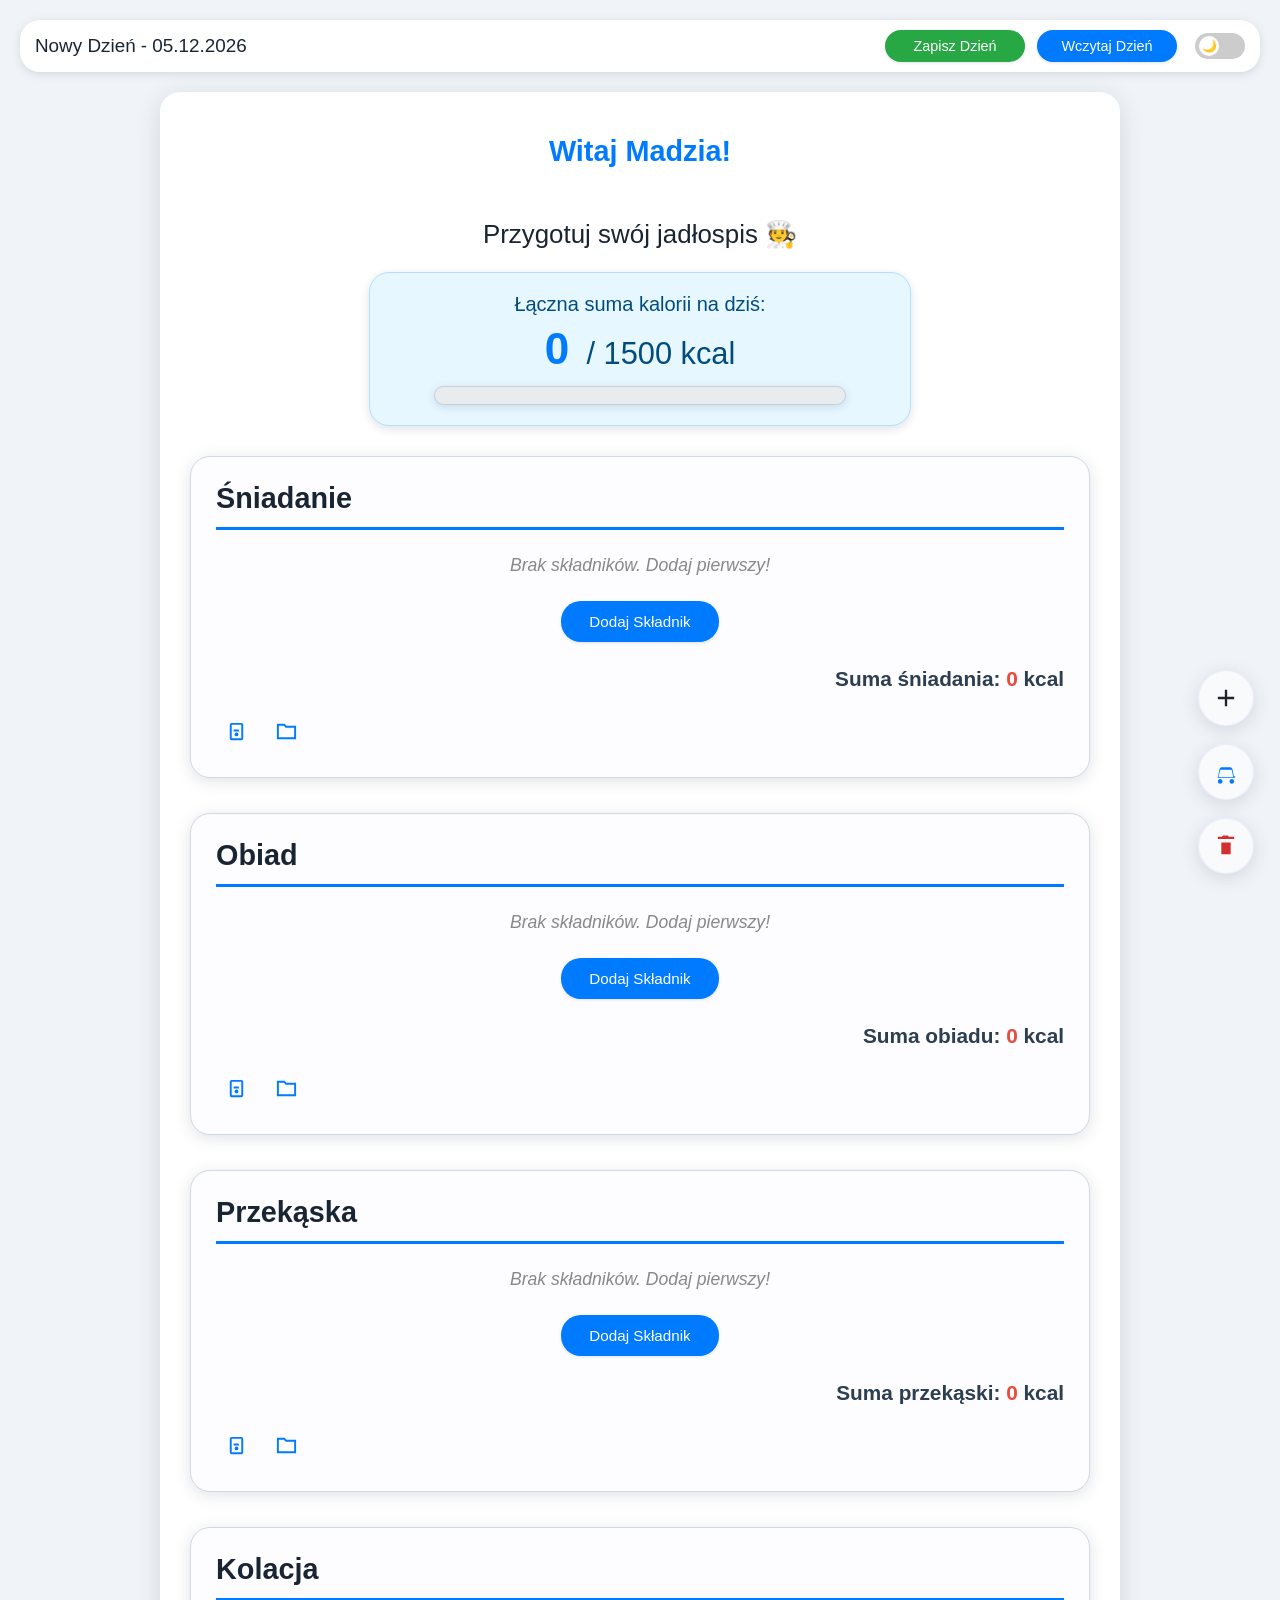
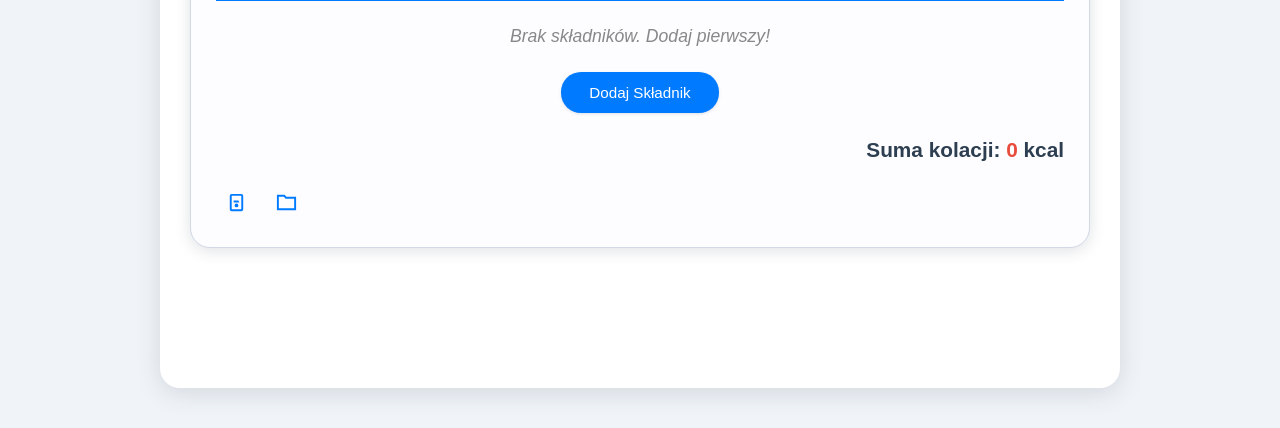
<file: index.html>
<!DOCTYPE html>
<html lang="pl">
<head>
    <meta charset="UTF-8">
    <meta name="viewport" content="width=device-width, initial-scale=1.0">
    <title>Jadłospis Madzi - Planer</title>
    <link rel="stylesheet" href="style.css">
</head>
<body>

<!-- TOAST - Powiadomienia -->
<div id="toast" class="toast"></div>

<div class="top-bar">
    <div id="app-header" class="app-header">Nowy Dzień - ...</div>
    <div class="top-bar-controls">
        <div class="top-bar-actions-group">
            <button type="button" id="save-button" class="action-button">Zapisz Dzień</button>
            <input type="file" id="load-file-input" accept=".json">
            <label for="load-file-input" id="load-button-label" class="action-button">Wczytaj Dzień</label>
        </div>
        <label class="theme-switch-wrapper">
            <label class="theme-switch" for="theme-checkbox" title="Zmień motyw">
                <input type="checkbox" id="theme-checkbox">
                <span class="slider"></span>
            </label>
        </label>
    </div>
</div>

<div class="container">
    <h1>
        <span class="greeting-name">Witaj Madzia!</span><br>
        <span class="sub-greeting">Przygotuj swój jadłospis <span class="emoji-cook">🧑‍🍳</span></span>
    </h1>

    <div class="daily-total-calories">
        <p>Łączna suma kalorii na dziś:
            <span class="calorie-values">
                <span id="dzienna-suma-aktualna">0</span>
                <span class="limit-text"> / <span id="dzienna-suma-limit">1500</span> kcal</span>
            </span>
        </p>
        <div class="progress-bar-wrapper">
            <div id="progress-bar" class="progress-bar"></div>
        </div>
    </div>

    <!-- Modale -->
    <div id="custom-ingredient-modal" class="modal">
        <div class="modal-content">
            <h3>Dodaj Własny Składnik</h3>
            <form id="custom-ingredient-modal-form">
                <div>
                    <label for="custom-modal-ingredient-name">Nazwa składnika:</label>
                    <input type="text" id="custom-modal-ingredient-name" placeholder="Np. Domowe ciasto" required>
                </div>
                <div>
                    <label for="custom-modal-ingredient-calories">Kalorie na 100g:</label>
                    <input type="number" id="custom-modal-ingredient-calories" placeholder="kcal" min="0" required>
                    <button type="button" id="fetch-calories-btn" style="margin-top:8px;">Wyszukaj w bazie Open Food Facts</button>
                </div>
            </form>
            <div id="session-custom-ingredients-list">
                <h4>Dodane w tej sesji:</h4>
                <ul></ul>
            </div>
            <div class="modal-buttons">
                <button type="button" id="add-custom-ingredient-confirm-button" class="action-button">Dodaj</button>
                <button type="button" id="close-custom-ingredient-modal-button" class="action-button">Zamknij</button>
            </div>
        </div>
    </div>

    <div id="date-picker-modal" class="modal">
        <div class="modal-content">
            <h3>Wybierz datę dla jadłospisu:</h3>
            <input type="date" id="save-date-picker">
            <div class="modal-buttons">
                <button type="button" id="confirm-save-date" class="action-button">Zapisz Jadłospis</button>
                <button type="button" id="cancel-save-date" class="action-button">Anuluj</button>
            </div>
        </div>
    </div>

    <div id="shopping-list-modal" class="modal">
        <div class="modal-content">
            <h3>Lista Zakupów</h3>
            <ul id="modal-shopping-list-display"></ul>
            <div class="modal-buttons">
                <button type="button" id="modal-save-shopping-list-button" class="action-button">Zapisz Listę</button>
                <button type="button" id="close-shopping-list-modal-button" class="action-button">Zamknij</button>
            </div>
        </div>
    </div>

    <!-- MODAL - Potwierdzenie czyszczenia localStorage -->
    <div id="clear-localstorage-modal" class="modal">
        <div class="modal-content">
            <h3>Czy na pewno chcesz wyczyścić wszystkie dane lokalne?</h3>
            <p style="margin-bottom: 16px;">To usunie szablony, motyw, wszystkie własne składniki i ustawienia!</p>
            <div class="modal-buttons">
                <button type="button" id="confirm-clear-localstorage-btn" class="action-button" style="background-color: #dc3545;">Usuń</button>
                <button type="button" id="cancel-clear-localstorage-btn" class="action-button">Anuluj</button>
            </div>
        </div>
    </div>

    <!-- Modale dla szablonów dań (posiłków) -->
    <div id="meal-template-modal" class="modal">
        <div class="modal-content">
            <h3>Zapisz jako Szablon dania</h3>
            <input type="text" id="meal-template-name" placeholder="Nazwa szablonu" required>
            <div class="modal-buttons">
                <button type="button" id="save-meal-template-btn" class="action-button">Zapisz</button>
                <button type="button" id="cancel-meal-template-btn" class="action-button">Anuluj</button>
            </div>
        </div>
    </div>
    <div id="load-meal-template-modal" class="modal">
        <div class="modal-content">
            <h3>Wczytaj szablon dania</h3>
            <ul id="meal-templates-list"></ul>
            <div class="modal-buttons">
                <button type="button" id="cancel-load-meal-template-btn" class="action-button">Anuluj</button>
            </div>
        </div>
    </div>

    <!-- Sekcje posiłków z ikonami szablonów -->
    <div class="meal-section" id="sniadanie-sekcja">
        <div class="meal-section-header">
            <h2>Śniadanie</h2>
        </div>
        <div class="ingredients-container" id="sniadanie-skladniki"></div>
        <div class="empty-state" id="empty-sniadanie">Brak składników. Dodaj pierwszy!</div>
        <button type="button" class="add-ingredient-btn action-button" onclick="dodajSkladnik('sniadanie')">Dodaj Składnik</button>
        <p class="total-calories">Suma śniadania: <span id="sniadanie-kalorie-suma">0</span> kcal</p>
        <div class="meal-actions">
            <button type="button" class="meal-action-btn" title="Zapisz danie jako szablon" data-meal="sniadanie" id="save-sniadanie-template-btn">
                <svg xmlns="http://www.w3.org/2000/svg" viewBox="0 0 24 24" width="23" height="23"><path d="M17 3H7a2 2 0 0 0-2 2v14a2 2 0 0 0 2 2h10a2 2 0 0 0 2-2V5a2 2 0 0 0-2-2zm0 16H7V5h10zm-5-2a2 2 0 1 1 0-4 2 2 0 0 1 0 4zm2-7H9v2h6z"/></svg>
            </button>
            <button type="button" class="meal-action-btn" title="Wstaw szablon dania" data-meal="sniadanie" id="load-sniadanie-template-btn">
                <svg xmlns="http://www.w3.org/2000/svg" width="23" height="23" viewBox="0 0 24 24"><path d="M10 4H2v16h20V6H12l-2-2zm8 14H4V6h5.17l2 2H20v10z"/></svg>
            </button>
            <input type="file" accept=".json" style="display:none" class="load-meal-file-input" id="load-sniadanie-file-input">
        </div>
    </div>

    <div class="meal-section" id="obiad-sekcja">
        <div class="meal-section-header">
            <h2>Obiad</h2>
        </div>
        <div class="ingredients-container" id="obiad-skladniki"></div>
        <div class="empty-state" id="empty-obiad">Brak składników. Dodaj pierwszy!</div>
        <button type="button" class="add-ingredient-btn action-button" onclick="dodajSkladnik('obiad')">Dodaj Składnik</button>
        <p class="total-calories">Suma obiadu: <span id="obiad-kalorie-suma">0</span> kcal</p>
        <div class="meal-actions">
            <button type="button" class="meal-action-btn" title="Zapisz danie jako szablon" data-meal="obiad" id="save-obiad-template-btn">
                <svg xmlns="http://www.w3.org/2000/svg" viewBox="0 0 24 24" width="23" height="23"><path d="M17 3H7a2 2 0 0 0-2 2v14a2 2 0 0 0 2 2h10a2 2 0 0 0 2-2V5a2 2 0 0 0-2-2zm0 16H7V5h10zm-5-2a2 2 0 1 1 0-4 2 2 0 0 1 0 4zm2-7H9v2h6z"/></svg>
            </button>
            <button type="button" class="meal-action-btn" title="Wstaw szablon dania" data-meal="obiad" id="load-obiad-template-btn">
                <svg xmlns="http://www.w3.org/2000/svg" width="23" height="23" viewBox="0 0 24 24"><path d="M10 4H2v16h20V6H12l-2-2zm8 14H4V6h5.17l2 2H20v10z"/></svg>
            </button>
            <input type="file" accept=".json" style="display:none" class="load-meal-file-input" id="load-obiad-file-input">
        </div>
    </div>

    <div class="meal-section" id="przekaska-sekcja">
        <div class="meal-section-header">
            <h2>Przekąska</h2>
        </div>
        <div class="ingredients-container" id="przekaska-skladniki"></div>
        <div class="empty-state" id="empty-przekaska">Brak składników. Dodaj pierwszy!</div>
        <button type="button" class="add-ingredient-btn action-button" onclick="dodajSkladnik('przekaska')">Dodaj Składnik</button>
        <p class="total-calories">Suma przekąski: <span id="przekaska-kalorie-suma">0</span> kcal</p>
        <div class="meal-actions">
            <button type="button" class="meal-action-btn" title="Zapisz danie jako szablon" data-meal="przekaska" id="save-przekaska-template-btn">
                <svg xmlns="http://www.w3.org/2000/svg" viewBox="0 0 24 24" width="23" height="23"><path d="M17 3H7a2 2 0 0 0-2 2v14a2 2 0 0 0 2 2h10a2 2 0 0 0 2-2V5a2 2 0 0 0-2-2zm0 16H7V5h10zm-5-2a2 2 0 1 1 0-4 2 2 0 0 1 0 4zm2-7H9v2h6z"/></svg>
            </button>
            <button type="button" class="meal-action-btn" title="Wstaw szablon dania" data-meal="przekaska" id="load-przekaska-template-btn">
                <svg xmlns="http://www.w3.org/2000/svg" width="23" height="23" viewBox="0 0 24 24"><path d="M10 4H2v16h20V6H12l-2-2zm8 14H4V6h5.17l2 2H20v10z"/></svg>
            </button>
            <input type="file" accept=".json" style="display:none" class="load-meal-file-input" id="load-przekaska-file-input">
        </div>
    </div>

    <div class="meal-section" id="kolacja-sekcja">
        <div class="meal-section-header">
            <h2>Kolacja</h2>
        </div>
        <div class="ingredients-container" id="kolacja-skladniki"></div>
        <div class="empty-state" id="empty-kolacja">Brak składników. Dodaj pierwszy!</div>
        <button type="button" class="add-ingredient-btn action-button" onclick="dodajSkladnik('kolacja')">Dodaj Składnik</button>
        <p class="total-calories">Suma kolacji: <span id="kolacja-kalorie-suma">0</span> kcal</p>
        <div class="meal-actions">
            <button type="button" class="meal-action-btn" title="Zapisz danie jako szablon" data-meal="kolacja" id="save-kolacja-template-btn">
                <svg xmlns="http://www.w3.org/2000/svg" viewBox="0 0 24 24" width="23" height="23"><path d="M17 3H7a2 2 0 0 0-2 2v14a2 2 0 0 0 2 2h10a2 2 0 0 0 2-2V5a2 2 0 0 0-2-2zm0 16H7V5h10zm-5-2a2 2 0 1 1 0-4 2 2 0 0 1 0 4zm2-7H9v2h6z"/></svg>
            </button>
            <button type="button" class="meal-action-btn" title="Wstaw szablon dania" data-meal="kolacja" id="load-kolacja-template-btn">
                <svg xmlns="http://www.w3.org/2000/svg" width="23" height="23" viewBox="0 0 24 24"><path d="M10 4H2v16h20V6H12l-2-2zm8 14H4V6h5.17l2 2H20v10z"/></svg>
            </button>
            <input type="file" accept=".json" style="display:none" class="load-meal-file-input" id="load-kolacja-file-input">
        </div>
    </div>

    <div id="shopping-list-section">
        <div id="shopping-list-container" style="display: none;">
            <h3>Lista Zakupów:</h3>
            <div class="empty-state" id="empty-shopping-list"></div>
            <ul id="shopping-list-display"></ul>
            <button type="button" id="save-shopping-list-button" class="action-button" style="display: none;">Zapisz Listę Zakupów</button>
        </div>
    </div>
</div>

<div class="fab-container">
    <button type="button" id="fab-open-custom-ingredient" class="fab-btn fab-add" title="Dodaj własny składnik">
        <!-- Ikona plusa SVG -->
        <svg xmlns="http://www.w3.org/2000/svg" viewBox="0 0 24 24"><path d="M19 13H13V19H11V13H5V11H11V5H13V11H19V13Z"/></svg>
    </button>
    <button type="button" id="fab-generate-shopping-list" class="fab-btn fab-shopping" title="Generuj listę zakupów">
        <!-- Ikona koszyka SVG -->
        <svg xmlns="http://www.w3.org/2000/svg" viewBox="0 0 24 24"><path d="M7 18c-1.1 0-1.99.9-1.99 2S5.9 22 7 22s2-.9 2-2-.9-2-2-2zm10 0c-1.1 0-2 .9-2 2s.9 2 2 2 2-.9 2-2-.9-2-2-2zm1.83-2.25l-1.35-6.29A2.003 2.003 0 0 0 15.54 8h-7.08c-.88 0-1.65.58-1.94 1.42l-1.35 6.29A1 1 0 0 0 5 17h14c.55 0 1-.45 1-1 0-.15-.03-.29-.08-.42zM7.16 10h9.68l1.22 5.64c.06.28-.11.56-.39.61-.02 0-.03.01-.05.01H6.17c-.28 0-.5-.22-.5-.5 0-.03 0-.05.01-.08L7.16 10z"/></svg>
    </button>
    <button type="button" id="fab-clear-localstorage" class="fab-btn fab-trash" title="Wyczyść wszystkie dane lokalne">
        <!-- Ikona kosza SVG -->
        <svg xmlns="http://www.w3.org/2000/svg" viewBox="0 0 24 24"><path d="M16 9v10H8V9h8m-1.5-6h-5l-1 1H5v2h14V4h-4.5l-1-1z"/></svg>
    </button>
</div>

<script src="script.js"></script>
</body>
</html>
</file>
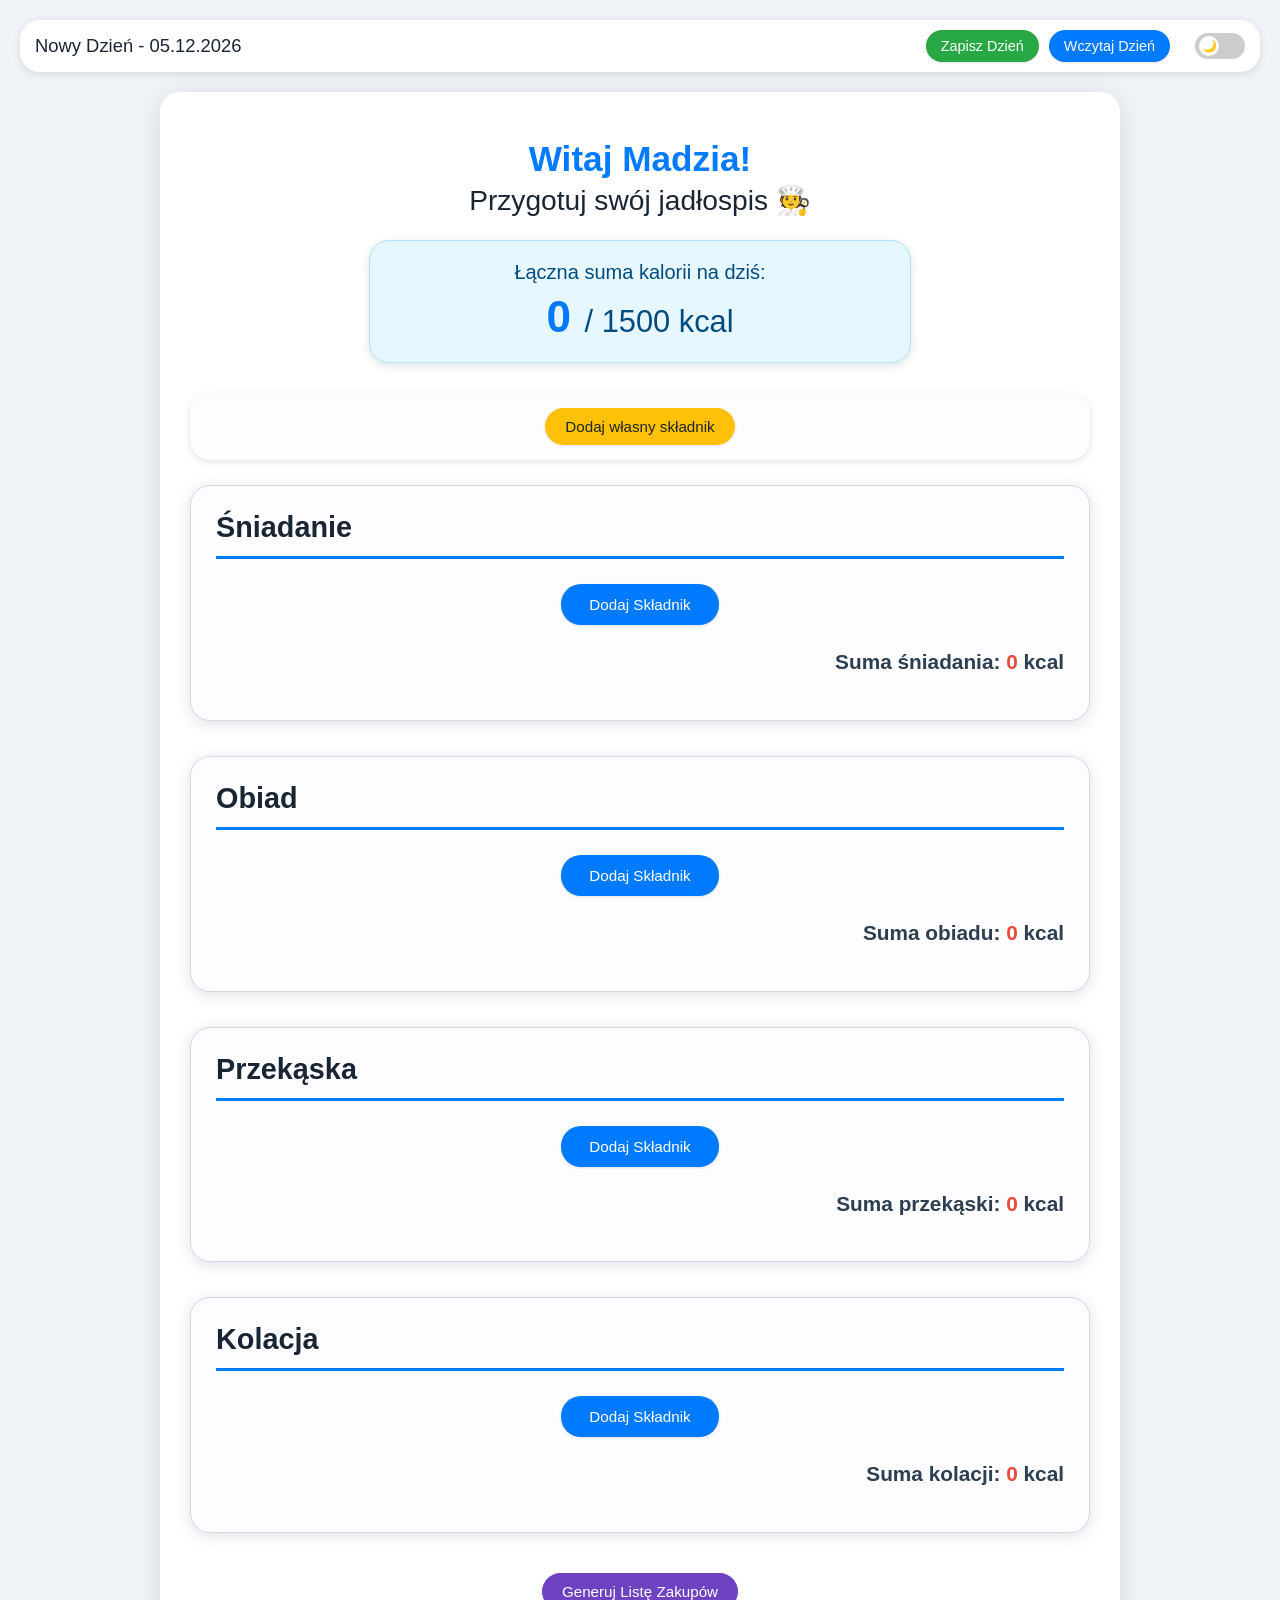
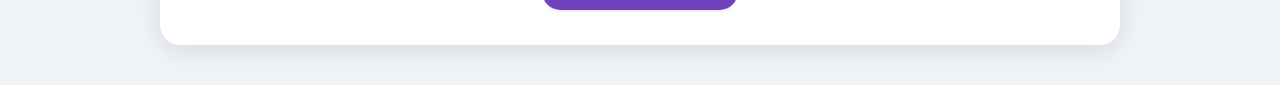
<file: kalkulator_kalorii.html>
<!DOCTYPE html>
<html lang="pl">
<head>
    <meta charset="UTF-8">
    <meta name="viewport" content="width=device-width, initial-scale=1.0">
    <title>Jadłospis Madzi - Planer</title>
    <style>
        :root {
            --font-family: 'Roboto', 'Segoe UI', Tahoma, Geneva, Verdana, sans-serif;
            /* Jasny motyw */
            --bg-color-light: #f0f4f8; --container-bg-color-light: #ffffff; --section-bg-color-light: #fdfdff;
            --text-color-light: #2c3e50; --header-text-color-light: #1a2533; --accent-color-light: #007bff;
            --accent-hover-color-light: #005ec4; --border-color-light: #d1d9e6; 
            --calorie-color-light: #e74c3c; /* Czerwono-pomarańczowy dla kalorii w trybie jasnym */
            --calorie-exceeded-color-light: #d32f2f; --button-save-bg-light: #28a745;
            --button-save-hover-bg-light: #1e7e34; --button-load-bg-light: #007bff;
            --button-load-hover-bg-light: #005ec4; --button-cancel-bg-light: #6c757d;
            --button-cancel-hover-bg-light: #545b62; --button-remove-bg-light: #dc3545;
            --button-remove-hover-bg-light: #c82333;
            --button-shopping-actions-bg-light: #6f42c1; 
            --button-shopping-actions-hover-bg-light: #5a2fa3;
            --button-custom-add-bg-light: #ffc107;
            --button-custom-add-hover-bg-light: #e0a800; --daily-total-bg-light: #e6f7ff;
            --daily-total-border-light: #b3e0ff; --daily-total-text-light: #004c80;
            --daily-total-span-light: var(--accent-color-light); --shadow-color-light: rgba(44, 62, 80, 0.15);
            --input-bg-color-light: #fff; --input-border-color-light: #b0bec5; --input-focus-border-light: var(--accent-color-light);
            --theme-toggle-track-bg-light: #ccc; --theme-toggle-slider-light: #fff; --theme-toggle-icon-light: "🌙";
            --shopping-list-bg-light: #f0f4ff; 
            --shopping-list-border-light: #d1d9ff;
            --modal-bg-light: rgba(0,0,0,0.4); --modal-content-bg-light: #ffffff;
            --custom-list-item-bg-light: #e9ecef; --optgroup-label-color-light: #0056b3;
            --button-border-radius: 20px; 
            --greeting-name-color-light: var(--accent-color-light);

            /* Ciemny motyw */
            --bg-color-dark: #121212; --container-bg-color-dark: #1e1e1e; --section-bg-color-dark: #2a2a2a;
            --text-color-dark: #e0e0e0; --header-text-color-dark: #ffffff; --accent-color-dark: #36a1ff;
            --greeting-name-color-dark: var(--accent-color-dark);
            --accent-hover-color-dark: #57baff; --border-color-dark: #424242; 
            --calorie-color-dark: #ffc107; /* Żółty dla kalorii w trybie ciemnym */
            --calorie-exceeded-color-dark: #f44336; --button-save-bg-dark: #4caf50;
            --button-save-hover-bg-dark: #388e3c; --button-load-bg-dark: #2196f3;
            --button-load-hover-bg-dark: #1976d2; --button-cancel-bg-dark: #757575;
            --button-cancel-hover-bg-dark: #616161; --button-remove-bg-dark: #f44336;
            --button-remove-hover-bg-dark: #d32f2f;
            --button-shopping-actions-bg-dark: #9370db; 
            --button-shopping-actions-hover-bg-dark: #825fbf;
            --button-custom-add-bg-dark: #ffca28;
            --button-custom-add-hover-bg-dark: #ffb300; --daily-total-bg-dark: #212936;
            --daily-total-border-dark: #37474f; --daily-total-text-dark: #90cdf4;
            --daily-total-span-dark: var(--accent-color-dark); --shadow-color-dark: rgba(0,0,0,0.4);
            --input-bg-color-dark: #333333; --input-border-color-dark: #555555; --input-focus-border-dark: var(--accent-color-dark);
            --theme-toggle-track-bg-dark: #555; --theme-toggle-slider-dark: #e0e0e0; --theme-toggle-icon-dark: "☀️";
            --shopping-list-bg-dark: #1c232e; --shopping-list-border-dark: #2d3748;
            --modal-bg-dark: rgba(0,0,0,0.6); --modal-content-bg-dark: #2a2a2a;
            --custom-list-item-bg-dark: #3b3b3b; --optgroup-label-color-dark: #63b3ed;
        }

        body { 
            --bg-color: var(--bg-color-light); --container-bg-color: var(--container-bg-color-light);
            --section-bg-color: var(--section-bg-color-light); --text-color: var(--text-color-light);
            --header-text-color: var(--header-text-color-light); --accent-color: var(--accent-color-light);
            --accent-hover-color: var(--accent-hover-color-light); --border-color: var(--border-color-light);
            --calorie-color: var(--calorie-color-light); 
            --calorie-exceeded-color: var(--calorie-exceeded-color-light);
            --greeting-name-color: var(--greeting-name-color-light);
            --button-save-bg: var(--button-save-bg-light); --button-save-hover-bg: var(--button-save-hover-bg-light);
            --button-load-bg: var(--button-load-bg-light); --button-load-hover-bg: var(--button-load-hover-bg-light);
            --button-cancel-bg: var(--button-cancel-bg-light); --button-cancel-hover-bg: var(--button-cancel-hover-bg-light);
            --button-remove-bg: var(--button-remove-bg-light); --button-remove-hover-bg: var(--button-remove-hover-bg-light);
            --button-shopping-actions-bg: var(--button-shopping-actions-bg-light); --button-shopping-actions-hover-bg: var(--button-shopping-actions-hover-bg-light);
            --button-custom-add-bg: var(--button-custom-add-bg-light); --button-custom-add-hover-bg: var(--button-custom-add-hover-bg-light);
            --daily-total-bg: var(--daily-total-bg-light); --daily-total-border: var(--daily-total-border-light);
            --daily-total-text: var(--daily-total-text-light); --daily-total-span: var(--daily-total-span-light);
            --shadow-color: var(--shadow-color-light); --input-bg-color: var(--input-bg-color-light);
            --input-border-color: var(--input-border-color-light); --input-focus-border: var(--input-focus-border-light);
            --theme-toggle-track-bg: var(--theme-toggle-track-bg-light); --theme-toggle-slider: var(--theme-toggle-slider-light); --theme-toggle-icon: var(--theme-toggle-icon-light);
            --shopping-list-bg: var(--shopping-list-bg-light); --shopping-list-border: var(--shopping-list-border-light);
            --modal-bg: var(--modal-bg-light); --modal-content-bg: var(--modal-content-bg-light);
            --custom-list-item-bg: var(--custom-list-item-bg-light); --optgroup-label-color: var(--optgroup-label-color-light);
        }
        body.dark-mode { 
            --bg-color: var(--bg-color-dark); --container-bg-color: var(--container-bg-color-dark);
            --section-bg-color: var(--section-bg-color-dark); --text-color: var(--text-color-dark);
            --header-text-color: var(--header-text-color-dark); --accent-color: var(--accent-color-dark);
            --accent-hover-color: var(--accent-hover-color-dark); --border-color: var(--border-color-dark);
            --calorie-color: var(--calorie-color-dark); 
            --calorie-exceeded-color: var(--calorie-exceeded-color-dark);
            --greeting-name-color: var(--greeting-name-color-dark);
            --button-save-bg: var(--button-save-bg-dark); --button-save-hover-bg: var(--button-save-hover-bg-dark);
            --button-load-bg: var(--button-load-bg-dark); --button-load-hover-bg: var(--button-load-hover-bg-dark);
            --button-cancel-bg: var(--button-cancel-bg-dark); --button-cancel-hover-bg: var(--button-cancel-hover-bg-dark);
            --button-remove-bg: var(--button-remove-bg-dark); --button-remove-hover-bg: var(--button-remove-hover-bg-dark);
            --button-shopping-actions-bg: var(--button-shopping-actions-bg-dark); --button-shopping-actions-hover-bg: var(--button-shopping-actions-hover-bg-dark);
            --button-custom-add-bg: var(--button-custom-add-bg-dark); --button-custom-add-hover-bg: var(--button-custom-add-hover-bg-dark);
            --daily-total-bg: var(--daily-total-bg-dark); --daily-total-border: var(--daily-total-border-dark);
            --daily-total-text: var(--daily-total-text-dark); --daily-total-span: var(--daily-total-span-dark);
            --shadow-color: var(--shadow-color-dark); --input-bg-color: var(--input-bg-color-dark);
            --input-border-color: var(--input-border-color-dark); --input-focus-border: var(--input-focus-border-dark);
            --theme-toggle-track-bg: var(--theme-toggle-track-bg-dark); --theme-toggle-slider: var(--theme-toggle-slider-dark); --theme-toggle-icon: var(--theme-toggle-icon-dark);
            --shopping-list-bg: var(--shopping-list-bg-dark); --shopping-list-border: var(--shopping-list-border-dark);
            --modal-bg: var(--modal-bg-dark); --modal-content-bg: var(--modal-content-bg-dark);
            --custom-list-item-bg: var(--custom-list-item-bg-dark); --optgroup-label-color: var(--optgroup-label-color-dark);
        }
        body { 
            font-family: var(--font-family); margin: 0; padding: 20px;
            background-color: var(--bg-color); color: var(--text-color);
            transition: background-color 0.3s ease, color 0.3s ease;
        }

        input[type="text"], input[type="number"], input[type="date"], select {
            padding: 10px 12px; border-radius: var(--button-border-radius); border: 1px solid var(--input-border-color);
            background-color: var(--input-bg-color); color: var(--text-color);
            font-size: 0.95em; box-sizing: border-box;
            transition: border-color 0.2s ease, box-shadow 0.2s ease, background-color 0.3s ease, color 0.3s ease;
            width: 100%; 
        }
        input[type="text"]:focus, input[type="number"]:focus, input[type="date"]:focus, select:focus {
            outline: none;
            border-color: var(--input-focus-border);
            box-shadow: 0 0 0 2px color-mix(in srgb, var(--input-focus-border) 30%, transparent);
        }

        .theme-switch-wrapper { display: flex; align-items: center; margin-left: 15px; }
        .theme-switch { display: inline-block; height: 26px; position: relative; width: 50px; }
        .theme-switch input { display: none; }
        .slider {
            background-color: var(--theme-toggle-track-bg); 
            bottom: 0; cursor: pointer; left: 0;
            position: absolute; right: 0; top: 0; transition: .4s;
            border-radius: 26px;
        }
        .slider:before {
            background-color: var(--theme-toggle-slider); bottom: 3px; content: var(--theme-toggle-icon);
            height: 20px; left: 4px; position: absolute; transition: .4s; width: 20px;
            border-radius: 50%; display: flex; justify-content: center; align-items: center; font-size: 12px;
            color: var(--theme-toggle-track-bg); 
        }
        input:checked + .slider:before { transform: translateX(23px); }

        .top-bar {
            display: flex; justify-content: space-between; align-items: center;
            margin-bottom: 20px; padding: 10px 15px; 
            background-color: var(--container-bg-color); border-radius: var(--button-border-radius);
            box-shadow: 0 2px 8px var(--shadow-color);
        }
        .app-header {
            flex-grow: 1; text-align: left; 
            font-size: 1.15em; font-weight: 500; color: var(--header-text-color);
            padding-right: 15px; 
            white-space: nowrap; overflow: hidden; text-overflow: ellipsis; 
        }
        .top-bar-actions { display: flex; align-items: center; gap: 10px; }
        .top-bar .action-button { padding: 8px 15px; font-size: 0.9em; white-space: nowrap; } 
        
        .action-button {
            padding: 10px 20px; color: white;
            border: none; border-radius: var(--button-border-radius); cursor: pointer; font-weight: 500;
            font-size: 0.95em; text-align: center;
            transition: background-color 0.2s ease, transform 0.1s ease, box-shadow 0.2s ease;
            box-shadow: 0 1px 3px var(--shadow-color);
        }
        .action-button:hover { transform: translateY(-1px); box-shadow: 0 2px 6px var(--shadow-color); }
        .action-button:active { transform: translateY(0px); box-shadow: 0 1px 3px var(--shadow-color); }

        .controls-section { 
            display: flex; flex-direction: column; gap: 15px;
            margin-bottom: 25px; padding: 15px;
            background-color: var(--section-bg-color); border-radius: var(--button-border-radius);
            box-shadow: 0 2px 6px var(--shadow-color);
        }
        .control-group { display: flex; justify-content: center; gap: 15px; flex-wrap: wrap; align-items: center; }
        .control-group h3 { width: 100%; text-align: center; margin-bottom:10px; color: var(--header-text-color); }

        #open-custom-ingredient-modal-button { background-color: var(--button-custom-add-bg); color: #212529; }
        #open-custom-ingredient-modal-button:hover { background-color: var(--button-custom-add-hover-bg); }
        body.dark-mode #open-custom-ingredient-modal-button { color: #212529; }

        #save-button { background-color: var(--button-save-bg); }
        #save-button:hover { background-color: var(--button-save-hover-bg); }
        #load-button-label { background-color: var(--button-load-bg); }
        #load-button-label:hover { background-color: var(--button-load-hover-bg); }
        
        .modal {
            position: fixed; top: 0; left: 0; width: 100%; height: 100%;
            background-color: var(--modal-bg); display: none; justify-content: center; align-items: center;
            z-index: 2000; transition: opacity 0.3s ease; opacity: 0; padding: 15px; box-sizing: border-box;
        }
        .modal.visible { opacity: 1; display: flex; }
        .modal-content {
            background-color: var(--modal-content-bg); padding: 25px 30px; border-radius: var(--button-border-radius);
            box-shadow: 0 5px 20px var(--shadow-color); text-align: center;
            width: 100%; max-width: 480px;
            border: 1px solid var(--border-color);
        }
        .modal-content h3 {
            margin-top: 0; margin-bottom: 20px; color: var(--header-text-color); font-size: 1.4em;
        }
        #custom-ingredient-modal-form { display: flex; flex-direction: column; gap: 12px; margin-bottom: 20px; }
        #custom-ingredient-modal-form div { display: flex; flex-direction: column; }
        #custom-ingredient-modal-form label { text-align: left; font-weight: 500; margin-bottom: 4px; font-size: 0.9em;}
        #custom-ingredient-modal-form input { width: 100%; }

         .modal-buttons { display: flex; justify-content: center; gap: 15px; margin-top:15px;}
        .modal-buttons button { flex-grow: 1; max-width: 200px; }

        #confirm-save-date { background-color: var(--button-save-bg); }
        #confirm-save-date:hover { background-color: var(--button-save-hover-bg); }
        #cancel-save-date { background-color: var(--button-cancel-bg); }
        #cancel-save-date:hover { background-color: var(--button-cancel-hover-bg); }
        #add-custom-ingredient-confirm-button { background-color: var(--button-save-bg); }
        #add-custom-ingredient-confirm-button:hover { background-color: var(--button-save-hover-bg); }
        #close-custom-ingredient-modal-button { background-color: var(--button-cancel-bg); }
        #close-custom-ingredient-modal-button:hover { background-color: var(--button-cancel-hover-bg); }

        #session-custom-ingredients-list {
            margin-top: 20px; padding-top: 15px; border-top: 1px solid var(--border-color);
            text-align: left; max-height: 150px; overflow-y: auto;
        }
        #session-custom-ingredients-list h4 { margin-top:0; margin-bottom:10px; font-size: 1.1em; color: var(--header-text-color); }
        #session-custom-ingredients-list ul { list-style-type: none; padding: 0; margin: 0; }
        #session-custom-ingredients-list li {
            background-color: var(--custom-list-item-bg); color: var(--text-color);
            padding: 8px 12px; border-radius: 6px; margin-bottom: 6px; font-size: 0.9em;
        }

        .container {
            max-width: 900px; margin: 20px auto; background-color: var(--container-bg-color);
            padding: 20px 30px; border-radius: var(--button-border-radius); box-shadow: 0 5px 25px var(--shadow-color);
        }
        h1 {
            color: var(--header-text-color); text-align: center; font-size: 2.2em;
            font-weight: 600; margin-bottom: 20px; line-height: 1.3; /* Dla lepszego układu dwóch linii */
        }
        h1 .greeting-name { color: var(--greeting-name-color); font-weight: 700; }
        h1 .sub-greeting { font-size: 0.8em; font-weight: 400; display: block; margin-top: 2px;} /* Styl dla drugiej linii */


        .daily-total-calories {
            background-color: var(--daily-total-bg); border: 1px solid var(--daily-total-border);
            padding: 20px; margin: 0 auto 30px auto; border-radius: var(--button-border-radius);
            text-align: center; box-shadow: 0 3px 10px var(--shadow-color); max-width: 500px;
        }
        .daily-total-calories p { margin: 0; font-size: 1.25em; font-weight: 500; color: var(--daily-total-text); }
        .daily-total-calories .calorie-values { display: block; margin-top: 8px; font-size: 2.2em; font-weight: 700; }
        .daily-total-calories #dzienna-suma-aktualna { color: var(--daily-total-span); }
        .daily-total-calories #dzienna-suma-aktualna.calories-exceeded { color: var(--calorie-exceeded-color); }
        .daily-total-calories .limit-text { color: var(--daily-total-text); font-size: 0.7em; font-weight: 500; margin-left: 5px; }

        h2 {
            color: var(--header-text-color); text-align: left;
            border-bottom: 3px solid var(--accent-color); padding-bottom: 12px;
            margin-top: 0; margin-bottom: 25px; font-size: 1.8em; font-weight: 600;
        }
        .meal-section {
            background-color: var(--section-bg-color); border: 1px solid var(--border-color);
            padding: 25px; margin-bottom: 35px; border-radius: var(--button-border-radius);
            box-shadow: 0 3px 15px var(--shadow-color);
        }
        .ingredient-row {
            display: flex; flex-wrap: wrap; align-items: flex-end; 
            gap: 10px; 
            margin-bottom: 18px; padding-bottom: 18px;
            border-bottom: 1px dashed var(--border-color);
        }
        .ingredient-row:last-child { border-bottom: none; margin-bottom: 0; padding-bottom: 0; }
        
        .ingredient-row .input-group { 
            display: flex; flex-direction: column;
            flex: 1 1 180px; 
            min-width: 130px;
            gap: 4px; 
        }
        .ingredient-row label {
            font-weight: 500; margin-bottom: 0; 
            font-size: 0.9em; text-align: left;
        }
        .ingredient-row select {
            appearance: none; -webkit-appearance: none; -moz-appearance: none;
            background-image: url('data:image/svg+xml;charset=US-ASCII,%3Csvg%20xmlns%3D%22http%3A%2F%2Fwww.w3.org%2F2000%2Fsvg%22%20width%3D%22292.4%22%20height%3D%22292.4%22%3E%3Cpath%20fill%3D%22%232c3e50%22%20d%3D%22M287%2069.4a17.6%2017.6%200%200%200-13-5.4H18.4c-5%200-9.3%201.8-12.9%205.4A17.6%2017.6%200%200%200%200%2082.2c0%205%201.8%209.3%205.4%2012.9l128%20127.9c3.6%203.6%207.8%205.4%2012.8%205.4s9.2-1.8%2012.8-5.4L287%2095c3.5-3.5%205.4-7.8%205.4-12.8%200-5-1.9-9.2-5.5-12.8z%22%2F%3E%3C%2Fsvg%3E');
            background-repeat: no-repeat;
            background-position: right 12px center;
            background-size: 10px 10px;
            padding-right: 35px; 
            width: 100%;
        }
        body.dark-mode .ingredient-row select {
             background-image: url('data:image/svg+xml;charset=US-ASCII,%3Csvg%20xmlns%3D%22http%3A%2F%2Fwww.w3.org%2F2000%2Fsvg%22%20width%3D%22292.4%22%20height%3D%22292.4%22%3E%3Cpath%20fill%3D%22%23e0e0e0%22%20d%3D%22M287%2069.4a17.6%2017.6%200%200%200-13-5.4H18.4c-5%200-9.3%201.8-12.9%205.4A17.6%2017.6%200%200%200%200%2082.2c0%205%201.8%209.3%205.4%2012.9l128%20127.9c3.6%203.6%207.8%205.4%2012.8%205.4s9.2-1.8%2012.8-5.4L287%2095c3.5-3.5%205.4-7.8%205.4-12.8%200-5-1.9-9.2-5.5-12.8z%22%2F%3E%3C%2Fsvg%3E');
        }
        .ingredient-row select optgroup { font-weight: bold; font-style: italic; color: var(--optgroup-label-color); }
        .ingredient-row select option { background-color: var(--input-bg-color); color: var(--text-color); }

        .ingredient-row input[type="number"].grams-input {
             flex-grow: 0; 
             max-width: 100%; 
             min-width: 80px; 
             width: 100%; 
        }
        .ingredient-actions { 
            display: flex;
            justify-content: space-between; 
            align-items: center;
            flex-basis: 100%; 
            margin-top: 8px; 
            gap: 10px;
        }
         .ingredient-row .calories-display {
            text-align: left; 
            font-weight: 600;
            color: var(--calorie-color); 
            font-size: 1.05em;
            align-self: center; 
            /* Usunięto padding-bottom, bo jest w .ingredient-actions */
        }
        .ingredient-row button.remove-btn {
            padding: 8px 18px; /* Dostosowany padding */
            background-color: var(--button-remove-bg);
            color: white; 
            align-self: center; 
            margin: 0; 
            width: auto; /* Automatyczna szerokość */
        }

        button.add-ingredient-btn {
            display: block; width: fit-content; margin: 25px auto 10px;
            padding: 12px 28px; background-color: var(--accent-color);
            color: #ffffff;
        }
        .total-calories {
            font-weight: 600; font-size: 1.3em; text-align: right;
            margin-top: 25px; color: var(--text-color);
        }
        .total-calories span { color: var(--calorie-color); font-weight: 700; }

        #shopping-list-section { margin-top: 40px; }
        #shopping-list-controls-bottom {
             display: flex; flex-direction: column; align-items: center; gap: 15px; margin-bottom: 15px;
        }
        #shopping-list-controls-bottom .action-button { 
            background-color: var(--button-shopping-actions-bg);
        }
        #shopping-list-controls-bottom .action-button:hover {
            background-color: var(--button-shopping-actions-hover-bg);
        }
        #shopping-list-container {
             padding: 25px; background-color: var(--shopping-list-bg);
            border: 1px solid var(--shopping-list-border); border-radius: var(--button-border-radius);
            box-shadow: 0 3px 15px var(--shadow-color); width: 100%; box-sizing: border-box;
        }
        #shopping-list-container h3 {
            margin-top: 0; color: var(--header-text-color);
            border-bottom: 2px solid var(--accent-color); padding-bottom: 10px; font-size: 1.5em;
        }
        #shopping-list-display { list-style-type: "\1F6D2\00a0 "; padding-left: 25px; }
        #shopping-list-display li { margin-bottom: 10px; font-size: 1.05em; line-height: 1.6; }
        #save-shopping-list-button { 
            margin-top: 20px; 
            background-color: var(--button-shopping-actions-bg); 
        }
        #save-shopping-list-button:hover {
            background-color: var(--button-shopping-actions-hover-bg);
        }

        @media (max-width: 767px) { 
            .top-bar { flex-direction: column; gap: 10px; padding: 10px; }
            .top-bar-actions { width: 100%; display: flex; justify-content: space-around; flex-wrap: wrap; gap: 8px;}
            .top-bar .action-button { flex-grow: 1; margin: 0 5px; font-size: 0.85em; padding: 8px 10px; min-width: 100px; }
            .theme-switch-wrapper { margin-left: 0; margin-top: 10px; }

            .ingredient-row {
                flex-direction: column;
                align-items: stretch; 
                gap: 15px; 
            }
            .ingredient-row .input-group {
                width:100%; max-width: none; 
            } 
            .ingredient-row input[type="number"].grams-input { 
                max-width: 100%; 
            } 
            /* Nowe style dla .ingredient-actions na małych ekranach */
            .ingredient-row .ingredient-actions {
                flex-direction: row; /* Kalorie i przycisk obok siebie */
                justify-content: center; /* Wyśrodkuj grupę */
                align-items: center;
                gap: 15px; /* Odstęp między kaloriami a przyciskiem */
                margin-top: 10px;
            }
            .ingredient-row .calories-display {
                width: auto; /* Automatyczna szerokość */
                text-align: left; /* Wyrównaj tekst kalorii do lewej w tej grupie */
                margin-top: 0; 
                padding: 0;
                font-weight: bold;
            }
            .ingredient-row button.remove-btn {
                width: auto; /* Automatyczna szerokość */
                display: inline-block; /* Aby margin:auto nie działał, jest w flex */
                margin: 0; 
                padding: 8px 18px; 
            }

            .modal-content { padding: 20px; }
            .modal-buttons { flex-direction: column; }
            .modal-buttons button { width:100%; max-width: none; }
        }
        input[type="file"]#load-file-input { display: none; }
    </style>
</head>
<body>

<div class="top-bar">
    <div id="app-header" class="app-header">Nowy Dzień - ...</div>
    <div class="top-bar-actions">
        <button type="button" id="save-button" class="action-button">Zapisz Dzień</button>
        <input type="file" id="load-file-input" accept=".json">
        <label for="load-file-input" id="load-button-label" class="action-button">Wczytaj Dzień</label>
        <label class="theme-switch-wrapper">
            <label class="theme-switch" for="theme-checkbox" title="Zmień motyw">
                <input type="checkbox" id="theme-checkbox">
                <span class="slider"></span>
            </label>
        </label>
    </div>
</div>

<div class="container">
    <h1>
        <span class="greeting-name">Witaj Madzia!</span><br>
        <span class="sub-greeting">Przygotuj swój jadłospis <span class="emoji-cook">🧑‍🍳</span></span>
    </h1>

    <div class="daily-total-calories">
        <p>Łączna suma kalorii na dziś:
            <span class="calorie-values">
                <span id="dzienna-suma-aktualna">0</span><span class="limit-text"> / <span id="dzienna-suma-limit">1500</span> kcal</span>
            </span>
        </p>
    </div>

    <div class="controls-section">
        <div class="control-group">
             <button type="button" id="open-custom-ingredient-modal-button" class="action-button">Dodaj własny składnik</button>
        </div>
    </div>
    
    <div id="custom-ingredient-modal" class="modal">
        <div class="modal-content">
            <h3>Dodaj Własny Składnik</h3>
            <form id="custom-ingredient-modal-form">
                <div>
                    <label for="custom-modal-ingredient-name">Nazwa składnika:</label>
                    <input type="text" id="custom-modal-ingredient-name" placeholder="Np. Domowe ciasto" required>
                </div>
                <div>
                    <label for="custom-modal-ingredient-calories">Kalorie na 100g:</label>
                    <input type="number" id="custom-modal-ingredient-calories" placeholder="kcal" min="0" required>
                </div>
            </form>
            <div id="session-custom-ingredients-list">
                <h4>Dodane w tej sesji:</h4>
                <ul></ul>
            </div>
            <div class="modal-buttons">
                <button type="button" id="add-custom-ingredient-confirm-button" class="action-button">Dodaj</button>
                <button type="button" id="close-custom-ingredient-modal-button" class="action-button">Zamknij</button>
            </div>
        </div>
    </div>

     <div id="date-picker-modal" class="modal">
        <div class="modal-content">
            <h3>Wybierz datę dla jadłospisu:</h3>
            <input type="date" id="save-date-picker">
            <div class="modal-buttons">
                <button type="button" id="confirm-save-date" class="action-button">Zapisz Jadłospis</button>
                <button type="button" id="cancel-save-date" class="action-button">Anuluj</button>
            </div>
        </div>
    </div>

    <div class="meal-section" id="sniadanie-sekcja">
        <h2>Śniadanie</h2>
        <div class="ingredients-container" id="sniadanie-skladniki"></div>
        <button type="button" class="add-ingredient-btn action-button" onclick="dodajSkladnik('sniadanie')">Dodaj Składnik</button>
        <p class="total-calories">Suma śniadania: <span id="sniadanie-kalorie-suma">0</span> kcal</p>
    </div>

    <div class="meal-section" id="obiad-sekcja">
        <h2>Obiad</h2>
        <div class="ingredients-container" id="obiad-skladniki"></div>
        <button type="button" class="add-ingredient-btn action-button" onclick="dodajSkladnik('obiad')">Dodaj Składnik</button>
        <p class="total-calories">Suma obiadu: <span id="obiad-kalorie-suma">0</span> kcal</p>
    </div>

     <div class="meal-section" id="przekaska-sekcja">
        <h2>Przekąska</h2>
        <div class="ingredients-container" id="przekaska-skladniki"></div>
        <button type="button" class="add-ingredient-btn action-button" onclick="dodajSkladnik('przekaska')">Dodaj Składnik</button>
        <p class="total-calories">Suma przekąski: <span id="przekaska-kalorie-suma">0</span> kcal</p>
    </div>

    <div class="meal-section" id="kolacja-sekcja">
        <h2>Kolacja</h2>
        <div class="ingredients-container" id="kolacja-skladniki"></div>
        <button type="button" class="add-ingredient-btn action-button" onclick="dodajSkladnik('kolacja')">Dodaj Składnik</button>
        <p class="total-calories">Suma kolacji: <span id="kolacja-kalorie-suma">0</span> kcal</p>
    </div>

    <div id="shopping-list-section">
        <div id="shopping-list-controls-bottom" class="control-group">
            <button type="button" id="generate-shopping-list-button" class="action-button">Generuj Listę Zakupów</button>
        </div>
        <div id="shopping-list-container" style="display: none;">
            <h3>Lista Zakupów:</h3>
            <ul id="shopping-list-display"></ul>
            <button type="button" id="save-shopping-list-button" class="action-button" style="display: none;">Zapisz Listę Zakupów</button>
        </div>
    </div>

</div>

<script>
    const poczatkowaBazaSkladnikow = { /* UZUPEŁNIJ DOKŁADNIE! To jest baza startowa. */
        "platki owsiane":{kalorieNa100g:350},"mleko 2%":{kalorieNa100g:50},"napoj migdalowy":{kalorieNa100g:24},"banan":{kalorieNa100g:89},"jablko":{kalorieNa100g:52},"gruszka":{kalorieNa100g:57},"mandarynka":{kalorieNa100g:53},"orzechy wloskie":{kalorieNa100g:654},"migdaly":{kalorieNa100g:579},"rodzynki":{kalorieNa100g:299},"kakao (proszek)":{kalorieNa100g:228},"nasiona chia":{kalorieNa100g:486},"miod":{kalorieNa100g:304},"jogurt naturalny":{kalorieNa100g:61},"chleb pelnoziarnisty":{kalorieNa100g:250},"awokado":{kalorieNa100g:160},"jajko":{kalorieNa100g:143},"kasza peczak (sucha)":{kalorieNa100g:337},"kasza jeczmienna (sucha)":{kalorieNa100g:354},"kasza bulgur (sucha)":{kalorieNa100g:342},"kasza gryczana (sucha)":{kalorieNa100g:343},"kasza jaglana (sucha)":{kalorieNa100g:378},"ryz brazowy (suchy)":{kalorieNa100g:360},"makaron pelnoziarnisty (suchy)":{kalorieNa100g:350},"maka pszenna":{kalorieNa100g:364},"ziemniaki":{kalorieNa100g:77},"losos (surowy)":{kalorieNa100g:208},"dorsz (surowy)":{kalorieNa100g:82},"krewetki (gotowane)":{kalorieNa100g:99},"tofu naturalne":{kalorieNa100g:76},"soczewica czerwona (sucha)":{kalorieNa100g:353},"szpinak":{kalorieNa100g:23},"brokul":{kalorieNa100g:34},"papryka czerwona":{kalorieNa100g:31},"marchew":{kalorieNa100g:41},"cukinia":{kalorieNa100g:17},"cebula":{kalorieNa100g:40},"pomidor":{kalorieNa100g:18},"oliwa z oliwek":{kalorieNa100g:884},"ser feta":{kalorieNa100g:264},"czosnek":{kalorieNa100g:149},"kefir naturalny":{kalorieNa100g:51},"maslanka naturalna":{kalorieNa100g:40},"truskawki":{kalorieNa100g:32},"pomarancza":{kalorieNa100g:47},"maslo orzechowe":{kalorieNa100g:588},"tunczyk w sosie wlasnym (odsaczony)":{kalorieNa100g:100},"salata lodowa":{kalorieNa100g:14},"ogorek zielony":{kalorieNa100g:15},"kukurydza konserwowa":{kalorieNa100g:86},"rzodkiewka":{kalorieNa100g:16},"oliwki zielone":{kalorieNa100g:145},"pieczarki":{kalorieNa100g:22}
    };
    let bazaSkladnikow = JSON.parse(JSON.stringify(poczatkowaBazaSkladnikow)); 
    let listaSkladnikow = Object.keys(bazaSkladnikow).sort();
    
    const typyPosilkow = ['sniadanie', 'obiad', 'przekaska', 'kolacja'];
    const themeCheckbox = document.getElementById('theme-checkbox');
    const bodyElement = document.body;
    const dziennyLimitKalorii = 1500;
    const appHeaderElement = document.getElementById('app-header');

    const saveButton = document.getElementById('save-button');
    const loadFileInput = document.getElementById('load-file-input');
    const datePickerModal = document.getElementById('date-picker-modal');
    const saveDatePicker = document.getElementById('save-date-picker');
    const confirmSaveDateButton = document.getElementById('confirm-save-date');
    const cancelSaveDateButton = document.getElementById('cancel-save-date');
    
    const openCustomIngredientModalButton = document.getElementById('open-custom-ingredient-modal-button');
    const customIngredientModal = document.getElementById('custom-ingredient-modal');
    const closeCustomIngredientModalButton = document.getElementById('close-custom-ingredient-modal-button');
    const addCustomIngredientConfirmButton = document.getElementById('add-custom-ingredient-confirm-button');
    const customModalIngredientNameInput = document.getElementById('custom-modal-ingredient-name');
    const customModalIngredientCaloriesInput = document.getElementById('custom-modal-ingredient-calories');
    const sessionCustomIngredientsListUl = document.querySelector('#session-custom-ingredients-list ul');

    const generateShoppingListButton = document.getElementById('generate-shopping-list-button');
    const shoppingListContainer = document.getElementById('shopping-list-container');
    const shoppingListDisplay = document.getElementById('shopping-list-display');
    const saveShoppingListButton = document.getElementById('save-shopping-list-button');

    function setAppHeader(text) { appHeaderElement.textContent = text; }
    function getCurrentDateFormattedForInput() { return new Date().toISOString().split('T')[0]; }
    function getCurrentDateFormattedForDisplay() {
        const today = new Date();
        return `${String(today.getDate()).padStart(2, '0')}.${String(today.getMonth() + 1).padStart(2, '0')}.${today.getFullYear()}`;
    }
    function formatDateForDisplay(dateStringYYYYMMDD) {
        if (!dateStringYYYYMMDD) return getCurrentDateFormattedForDisplay();
        const [year, month, day] = dateStringYYYYMMDD.split('-');
        return `${day}.${month}.${year}`;
    }

    function applyTheme(theme) {
        bodyElement.classList.toggle('dark-mode', theme === 'dark');
        themeCheckbox.checked = (theme === 'dark');
        aktualizujSumeDniaCala();
    }
    function initializeTheme() {
        let currentTheme = localStorage.getItem('theme');
        if (!currentTheme) {
            currentTheme = window.matchMedia && window.matchMedia('(prefers-color-scheme: dark)').matches ? 'dark' : 'light';
        }
        applyTheme(currentTheme);
    }

    themeCheckbox.addEventListener('change', () => {
        const newTheme = themeCheckbox.checked ? 'dark' : 'light';
        applyTheme(newTheme);
        localStorage.setItem('theme', newTheme);
    });
    
    function aktualizujWszystkieListyWyboruSkladnikow() {
        document.querySelectorAll('.ingredients-container select').forEach(selectElement => {
            const currentValue = selectElement.value;
            selectElement.innerHTML = '<option value="">--Wybierz--</option>'; 
            
            const customIngredientsGroup = document.createElement('optgroup');
            customIngredientsGroup.label = 'Własne Składniki';
            let hasCustom = false;
            const baseIngredientsGroup = document.createElement('optgroup');
            baseIngredientsGroup.label = 'Składniki z Bazy';

            listaSkladnikow.forEach(skladnik => { 
                const option = document.createElement('option');
                option.value = skladnik;
                option.textContent = skladnik.charAt(0).toUpperCase() + skladnik.slice(1);
                
                if (bazaSkladnikow[skladnik] && (bazaSkladnikow[skladnik].wlasny === true || !poczatkowaBazaSkladnikow[skladnik])) {
                    customIngredientsGroup.appendChild(option);
                    hasCustom = true;
                } else {
                    baseIngredientsGroup.appendChild(option);
                }
            });
            
            if (hasCustom && customIngredientsGroup.children.length > 0) {
                 selectElement.appendChild(customIngredientsGroup);
            }
            if (baseIngredientsGroup.children.length > 0) {
                selectElement.appendChild(baseIngredientsGroup);
            }
            
            if (listaSkladnikow.includes(currentValue)) {
                 selectElement.value = currentValue;
            } else {
                selectElement.value = ""; 
            }
        });
    }

    openCustomIngredientModalButton.addEventListener('click', () => customIngredientModal.classList.add('visible'));
    closeCustomIngredientModalButton.addEventListener('click', () => customIngredientModal.classList.remove('visible'));

    addCustomIngredientConfirmButton.addEventListener('click', () => {
        const name = customModalIngredientNameInput.value.trim().toLowerCase();
        const calories = parseFloat(customModalIngredientCaloriesInput.value);

        if (!name) { alert("Proszę podać nazwę własnego składnika."); customModalIngredientNameInput.focus(); return; }
        if (isNaN(calories) || calories < 0) { alert("Proszę podać poprawną liczbę kalorii."); customModalIngredientCaloriesInput.focus(); return; }

        let isNew = !bazaSkladnikow[name] || !bazaSkladnikow[name].wlasny; 
        if (bazaSkladnikow[name] && !bazaSkladnikow[name].wlasny && !confirm(`Składnik "${name}" istnieje w bazie. Czy chcesz go nadpisać jako własny z nową kalorycznością?`)) return;
        else if (bazaSkladnikow[name] && bazaSkladnikow[name].wlasny && bazaSkladnikow[name].kalorieNa100g !== calories && !confirm(`Własny składnik "${name}" już istnieje. Czy chcesz nadpisać jego kaloryczność?`)) return;

        bazaSkladnikow[name] = { kalorieNa100g: calories, wlasny: true };
        if (!listaSkladnikow.includes(name)) {
            listaSkladnikow.push(name);
            listaSkladnikow.sort();
        }
        
        aktualizujWszystkieListyWyboruSkladnikow();
        odswiezListeWlasnychSkladnikowWSesji();

        alert(`Składnik "${name}" (${calories} kcal/100g) został ${isNew ? 'dodany jako własny' : 'zaktualizowany'}.`);
        customModalIngredientNameInput.value = "";
        customModalIngredientCaloriesInput.value = "";
    });

    function odswiezListeWlasnychSkladnikowWSesji() {
        sessionCustomIngredientsListUl.innerHTML = "";
        let hasCustom = false;
        const wlasneSkladniki = listaSkladnikow.filter(nazwaSkladnika => 
            bazaSkladnikow[nazwaSkladnika] && (bazaSkladnikow[nazwaSkladnika].wlasny || !poczatkowaBazaSkladnikow[nazwaSkladnika])
        ).sort();

        wlasneSkladniki.forEach(nazwaSkladnika => {
            const li = document.createElement('li');
            li.textContent = `${nazwaSkladnika.charAt(0).toUpperCase() + nazwaSkladnika.slice(1)} (${bazaSkladnikow[nazwaSkladnika].kalorieNa100g} kcal/100g)`;
            sessionCustomIngredientsListUl.appendChild(li);
            hasCustom = true;
        });
        if (!hasCustom) sessionCustomIngredientsListUl.innerHTML = "<li>Brak własnych składników.</li>";
    }

    function dodajSkladnik(typPosilku, skladnikData = null, kalkulujOdRazu = true) {
        const container = document.getElementById(`${typPosilku}-skladniki`);
        const ingredientRow = document.createElement('div');
        ingredientRow.classList.add('ingredient-row');
        const rowId = `${typPosilku}-skladnik-${Date.now()}-${Math.random().toString(36).substring(2, 7)}`;
        
        const selectId = `${rowId}-select`;
        const selectElement = document.createElement('select');
        selectElement.id = selectId;
        
        const defaultOption = document.createElement('option');
        defaultOption.value = ""; defaultOption.textContent = "--Wybierz--";
        selectElement.appendChild(defaultOption);

        const customIngredientsGroup = document.createElement('optgroup');
        customIngredientsGroup.label = 'Własne Składniki'; let hasCustomInDropdown = false;
        const baseIngredientsGroup = document.createElement('optgroup');
        baseIngredientsGroup.label = 'Składniki z Bazy';
        
        listaSkladnikow.forEach(skladnikIter => {
            const option = document.createElement('option');
            option.value = skladnikIter;
            option.textContent = skladnikIter.charAt(0).toUpperCase() + skladnikIter.slice(1);
            if (skladnikData && skladnikData.nazwa === skladnikIter) {
                option.selected = true;
            }
            
            if (bazaSkladnikow[skladnikIter] && (bazaSkladnikow[skladnikIter].wlasny === true || !poczatkowaBazaSkladnikow[skladnikIter])) {
                customIngredientsGroup.appendChild(option); hasCustomInDropdown = true;
            } else {
                baseIngredientsGroup.appendChild(option);
            }
        });
        if (hasCustomInDropdown && customIngredientsGroup.hasChildNodes()) selectElement.appendChild(customIngredientsGroup);
        if (baseIngredientsGroup.hasChildNodes()) selectElement.appendChild(baseIngredientsGroup);

        const iloscValue = (skladnikData && skladnikData.ilosc) ? skladnikData.ilosc : "";
        
        const group1 = document.createElement('div');
        group1.classList.add('input-group');
        const label1 = document.createElement('label');
        label1.htmlFor = selectId; label1.textContent = "Składnik:";
        group1.appendChild(label1); group1.appendChild(selectElement);

        const group2 = document.createElement('div');
        group2.classList.add('input-group');
        const label2 = document.createElement('label');
        label2.htmlFor = `${rowId}-gramatura`; label2.classList.add('gramatura-label'); label2.textContent = "Ilość (g):";
        const inputGrams = document.createElement('input');
        inputGrams.type = "number"; inputGrams.id = `${rowId}-gramatura`; inputGrams.classList.add('grams-input');
        inputGrams.placeholder = "g"; inputGrams.value = iloscValue; inputGrams.min = "0";
        group2.appendChild(label2); group2.appendChild(inputGrams);

        const actionsDiv = document.createElement('div'); 
        actionsDiv.classList.add('ingredient-actions');
        const caloriesDisplay = document.createElement('span');
        caloriesDisplay.classList.add('calories-display'); caloriesDisplay.id = `${rowId}-kalorie`; caloriesDisplay.textContent = "0 kcal";
        const removeButton = document.createElement('button');
        removeButton.type = "button"; removeButton.classList.add('remove-btn', 'action-button'); removeButton.textContent = "Usuń";
        removeButton.onclick = () => usunSkladnik(ingredientRow, typPosilku);
        actionsDiv.appendChild(caloriesDisplay); actionsDiv.appendChild(removeButton);

        ingredientRow.appendChild(group1); ingredientRow.appendChild(group2); ingredientRow.appendChild(actionsDiv);
        container.appendChild(ingredientRow);
        
        // Ustawienie wartości selecta po dodaniu do DOM, jeśli dane są ładowane
        if (skladnikData && skladnikData.nazwa) {
            selectElement.value = skladnikData.nazwa;
        }
        selectElement.onchange = () => przeliczKalorie(typPosilku);
        inputGrams.oninput = () => przeliczKalorie(typPosilku);

        if (kalkulujOdRazu) {
            przeliczKalorie(typPosilku);
        }
    }

    function usunSkladnik(rowElement, typPosilku) {
        if (rowElement) { rowElement.remove(); przeliczKalorie(typPosilku); }
    }

    function przeliczKalorie(typPosilku) {
        const container = document.getElementById(`${typPosilku}-skladniki`);
        let sumaKaloriiPosilku = 0;
        if (container) {
            Array.from(container.children).forEach(row => {
                const selectElement = row.querySelector('select');
                const inputElement = row.querySelector('input[type="number"].grams-input');
                const caloriesDisplayElement = row.querySelector('.calories-display');
                if (selectElement && inputElement && caloriesDisplayElement) {
                    const wybranySkladnik = selectElement.value;
                    const gramatura = parseFloat(inputElement.value) || 0;
                    let kalorieSkladnika = 0;
                    if (wybranySkladnik && bazaSkladnikow[wybranySkladnik] && gramatura > 0) {
                        kalorieSkladnika = (gramatura / 100) * bazaSkladnikow[wybranySkladnik].kalorieNa100g;
                        sumaKaloriiPosilku += kalorieSkladnika;
                    }
                    caloriesDisplayElement.textContent = `${kalorieSkladnika.toFixed(0)} kcal`;
                }
            });
        }
        const sumaPosilkuElement = document.getElementById(`${typPosilku}-kalorie-suma`);
        if (sumaPosilkuElement) sumaPosilkuElement.textContent = sumaKaloriiPosilku.toFixed(0);
        aktualizujSumeDniaCala();
    }

    function aktualizujSumeDniaCala() {
        let sumaCalkowita = 0;
        typyPosilkow.forEach(typ => {
            const el = document.getElementById(`${typ}-kalorie-suma`);
            if (el) sumaCalkowita += parseFloat(el.textContent) || 0;
        });
        const aktualnaSumaEl = document.getElementById('dzienna-suma-aktualna');
        if (aktualnaSumaEl) {
            aktualnaSumaEl.textContent = sumaCalkowita.toFixed(0);
            aktualnaSumaEl.classList.toggle('calories-exceeded', sumaCalkowita > dziennyLimitKalorii);
        }
    }

    function zbierzDaneJadlospisu() {
        const jadlospis = { data: "", posilki: {}, definicjeWlasnychSkladnikow: {} };
        typyPosilkow.forEach(typ => {
            jadlospis.posilki[typ] = [];
            const container = document.getElementById(`${typ}-skladniki`);
            if (container) {
                Array.from(container.children).forEach(row => {
                    const sel = row.querySelector('select');
                    const inp = row.querySelector('input[type="number"].grams-input');
                    if (sel && inp && sel.value && parseFloat(inp.value) > 0) {
                        const nazwa = sel.value;
                        const ilosc = parseFloat(inp.value);
                        jadlospis.posilki[typ].push({ nazwa, ilosc });
                        if (bazaSkladnikow[nazwa] && (bazaSkladnikow[nazwa].wlasny === true || !poczatkowaBazaSkladnikow[nazwa])) {
                            jadlospis.definicjeWlasnychSkladnikow[nazwa] = bazaSkladnikow[nazwa].kalorieNa100g;
                        }
                    }
                });
            }
        });
        return jadlospis;
    }

    saveButton.addEventListener('click', () => {
        saveDatePicker.value = getCurrentDateFormattedForInput();
        datePickerModal.classList.add('visible');
    });
    cancelSaveDateButton.addEventListener('click', () => datePickerModal.classList.remove('visible'));

    confirmSaveDateButton.addEventListener('click', () => {
        const wybranaData = saveDatePicker.value;
        if (!wybranaData) { alert("Proszę wybrać datę."); return; }
        datePickerModal.classList.remove('visible');
        const jadlospisDoZapisu = zbierzDaneJadlospisu();
        jadlospisDoZapisu.data = wybranaData;
        const jsonData = JSON.stringify(jadlospisDoZapisu, null, 2);
        const blob = new Blob([jsonData], {type: 'application/json'});
        const url = URL.createObjectURL(blob);
        const a = document.createElement('a');
        a.href = url; a.download = `jadlospis-${wybranaData}.json`;
        document.body.appendChild(a); a.click(); document.body.removeChild(a);
        URL.revokeObjectURL(url);
        setAppHeader(`Jadłospis z Dnia: ${formatDateForDisplay(wybranaData)}`);
    });

    loadFileInput.addEventListener('change', (event) => {
        const file = event.target.files[0];
        if (file) {
            const reader = new FileReader();
            reader.onload = (e) => {
                try {
                    const wczytanyJadlospis = JSON.parse(e.target.result);
                    zastosujWczytanyJadlospis(wczytanyJadlospis); 
                    setAppHeader(`Jadłospis z Dnia: ${formatDateForDisplay(wczytanyJadlospis.data)}`);
                } catch (err) {
                    alert("Błąd wczytywania pliku."); console.error(err);
                    setAppHeader(`Nowy Dzień - ${getCurrentDateFormattedForDisplay()}`);
                }
            };
            reader.readAsText(file);
            loadFileInput.value = "";
        }
    });

    function wyczyscAktualnyJadlospis() {
        typyPosilkow.forEach(typ => {
            const container = document.getElementById(`${typ}-skladniki`);
            if (container) container.innerHTML = "";
        });
        bazaSkladnikow = JSON.parse(JSON.stringify(poczatkowaBazaSkladnikow)); 
        listaSkladnikow = Object.keys(bazaSkladnikow).sort();
        odswiezListeWlasnychSkladnikowWSesji(); 
        aktualizujWszystkieListyWyboruSkladnikow(); 
        typyPosilkow.forEach(typ => przeliczKalorie(typ)); 
    }

    function zastosujWczytanyJadlospis(jadlospis) {
        wyczyscAktualnyJadlospis(); 
        
        if (jadlospis.definicjeWlasnychSkladnikow) {
            for (const nazwaSkladnika in jadlospis.definicjeWlasnychSkladnikow) {
                bazaSkladnikow[nazwaSkladnika] = { 
                    kalorieNa100g: jadlospis.definicjeWlasnychSkladnikow[nazwaSkladnika],
                    wlasny: true 
                };
                if (!listaSkladnikow.includes(nazwaSkladnika)) {
                    listaSkladnikow.push(nazwaSkladnika);
                }
            }
            listaSkladnikow.sort();
        }
        aktualizujWszystkieListyWyboruSkladnikow(); 
        odswiezListeWlasnychSkladnikowWSesji();

        if (jadlospis.posilki) {
            typyPosilkow.forEach(typ => {
                if (jadlospis.posilki[typ] && Array.isArray(jadlospis.posilki[typ])) {
                    jadlospis.posilki[typ].forEach(skladnik => {
                        if(bazaSkladnikow[skladnik.nazwa]){ 
                            dodajSkladnik(typ, skladnik, false); 
                        } else {
                            console.warn(`Składnik "${skladnik.nazwa}" z wczytanego pliku nie ma definicji w bazie i nie został dodany.`);
                        }
                    });
                }
            });
            typyPosilkow.forEach(typ => przeliczKalorie(typ));
        }
    }


    generateShoppingListButton.addEventListener('click', () => {
        const jadlospis = zbierzDaneJadlospisu();
        const agregowaneSkladniki = {};
        Object.values(jadlospis.posilki).forEach(posilek => {
            posilek.forEach(skladnik => {
                agregowaneSkladniki[skladnik.nazwa] = (agregowaneSkladniki[skladnik.nazwa] || 0) + skladnik.ilosc;
            });
        });
        shoppingListDisplay.innerHTML = "";
        if (Object.keys(agregowaneSkladniki).length > 0) {
            Object.entries(agregowaneSkladniki).sort((a,b) => a[0].localeCompare(b[0])).forEach(([nazwa, ilosc]) => {
                const li = document.createElement('li');
                li.textContent = `${nazwa.charAt(0).toUpperCase() + nazwa.slice(1)}: ${ilosc.toFixed(0)} g`;
                shoppingListDisplay.appendChild(li);
            });
            saveShoppingListButton.style.display = 'inline-block';
        } else {
            shoppingListDisplay.innerHTML = "<li>Brak składników w jadłospisie.</li>";
            saveShoppingListButton.style.display = 'none';
        }
        shoppingListContainer.style.display = 'block';
    });

    saveShoppingListButton.addEventListener('click', () => {
        let textContent = "Lista Zakupów:\n\n";
        shoppingListDisplay.querySelectorAll('li').forEach(li => {
            textContent += `- ${li.textContent}\n`;
        });
        const blob = new Blob([textContent], {type: 'text/plain;charset=utf-8'});
        const url = URL.createObjectURL(blob);
        const a = document.createElement('a');
        a.href = url;
        a.download = `lista-zakupow-${getCurrentDateFormattedForInput()}.txt`;
        document.body.appendChild(a); a.click(); document.body.removeChild(a);
        URL.revokeObjectURL(url);
    });

    window.onload = function() {
        initializeTheme();
        setAppHeader(`Nowy Dzień - ${getCurrentDateFormattedForDisplay()}`);
        const limitSumaEl = document.getElementById('dzienna-suma-limit');
        if (limitSumaEl) limitSumaEl.textContent = dziennyLimitKalorii;
        
        aktualizujWszystkieListyWyboruSkladnikow();
        typyPosilkow.forEach(typ => przeliczKalorie(typ)); 
        odswiezListeWlasnychSkladnikowWSesji();
    };
</script>

</body>
</html>
</file>
<file: style.css>
:root {
    --font-family: 'Roboto', 'Segoe UI', Tahoma, Geneva, Verdana, sans-serif;
    /* Jasny motyw */
    --bg-color-light: #f0f4f8; --container-bg-color-light: #ffffff; --section-bg-color-light: #fdfdff;
    --text-color-light: #2c3e50; --header-text-color-light: #1a2533; --accent-color-light: #007bff;
    --accent-hover-color-light: #005ec4; --border-color-light: #d1d9e6;
    --calorie-color-light: #e74c3c;
    --calorie-exceeded-color-light: #d32f2f; --button-save-bg-light: #28a745;
    --button-save-hover-bg-light: #1e7e34; --button-load-bg-light: #007bff;
    --button-load-hover-bg-light: #005ec4; --button-cancel-bg-light: #6c757d;
    --button-cancel-hover-bg-light: #545b62; --button-remove-bg-light: #dc3545;
    --button-remove-hover-bg-light: #c82333;
    --daily-total-bg-light: #e6f7ff; --daily-total-border-light: #b3e0ff; --daily-total-text-light: #004c80;
    --daily-total-span-light: var(--accent-color-light); --shadow-color-light: rgba(44, 62, 80, 0.15);
    --input-bg-color-light: #fff; --input-border-color-light: #b0bec5; --input-focus-border-light: var(--accent-color-light);
    --theme-toggle-track-bg-light: #ccc; --theme-toggle-slider-light: #fff; --theme-toggle-icon-light: "🌙";
    --shopping-list-bg-light: #f0f4ff;
    --shopping-list-border-light: #d1d9ff;
    --modal-bg-light: rgba(0,0,0,0.4); --modal-content-bg-light: #ffffff;
    --custom-list-item-bg-light: #e9ecef; --optgroup-label-color-light: #0056b3;
    --button-border-radius: 20px;
    --greeting-name-color-light: var(--accent-color-light);
    /* Glassmorphism dla FAB */
    --fab-glass-bg-light: rgba(255, 255, 255, 0.50);
    --fab-glass-border-light: rgba(200, 200, 255, 0.28);
    --fab-add-color-light: #212529;
    --fab-shopping-color-light: #007bff;
    --fab-trash-color-light: #d32f2f;
    /* Ciemny motyw */
    --bg-color-dark: #121212; --container-bg-color-dark: #1e1e1e; --section-bg-color-dark: #2a2a2a;
    --text-color-dark: #e0e0e0; --header-text-color-dark: #ffffff; --accent-color-dark: #36a1ff;
    --greeting-name-color-dark: var(--accent-color-dark);
    --accent-hover-color-dark: #57baff; --border-color-dark: #424242;
    --calorie-color-dark: #ffc107;
    --calorie-exceeded-color-dark: #f44336; --button-save-bg-dark: #4caf50;
    --button-save-hover-bg-dark: #388e3c; --button-load-bg-dark: #2196f3;
    --button-load-hover-bg-dark: #1976d2; --button-cancel-bg-dark: #757575;
    --button-cancel-hover-bg-dark: #616161; --button-remove-bg-dark: #f44336;
    --button-remove-hover-bg-dark: #d32f2f;
    --fab-glass-bg-dark: rgba(40, 40, 60, 0.50);
    --fab-glass-border-dark: rgba(60, 60, 80, 0.32);
    --fab-add-color-dark: #fff;
    --fab-shopping-color-dark: #36a1ff;
    --fab-trash-color-dark: #ff7171;
    --daily-total-bg-dark: #212936;
    --daily-total-border-dark: #37474f; --daily-total-text-dark: #90cdf4;
    --daily-total-span-dark: var(--accent-color-dark); --shadow-color-dark: rgba(0,0,0,0.4);
    --input-bg-color-dark: #333333; --input-border-color-dark: #555555; --input-focus-border-dark: var(--accent-color-dark);
    --theme-toggle-track-bg-dark: #555; --theme-toggle-slider-dark: #e0e0e0; --theme-toggle-icon-dark: "☀️";
    --shopping-list-bg-dark: #1c232e; --shopping-list-border-dark: #2d3748;
    --modal-bg-dark: rgba(0,0,0,0.6); --modal-content-bg-dark: #2a2a2a;
    --custom-list-item-bg-dark: #3b3b3b; --optgroup-label-color-dark: #63b3ed;
}

body {
    --bg-color: var(--bg-color-light); --container-bg-color: var(--container-bg-color-light);
    --section-bg-color: var(--section-bg-color-light); --text-color: var(--text-color-light);
    --header-text-color: var(--header-text-color-light); --accent-color: var(--accent-color-light);
    --accent-hover-color: var(--accent-hover-color-light); --border-color: var(--border-color-light);
    --calorie-color: var(--calorie-color-light); --calorie-exceeded-color: var(--calorie-exceeded-color-light);
    --greeting-name-color: var(--greeting-name-color-light);
    --button-save-bg: var(--button-save-bg-light); --button-save-hover-bg: var(--button-save-hover-bg-light);
    --button-load-bg: var(--button-load-bg-light); --button-load-hover-bg: var(--button-load-hover-bg-light);
    --button-cancel-bg: var(--button-cancel-bg-light); --button-cancel-hover-bg: var(--button-cancel-hover-bg-light);
    --button-remove-bg: var(--button-remove-bg-light); --button-remove-hover-bg: var(--button-remove-hover-bg-light);
    --fab-glass-bg: var(--fab-glass-bg-light); --fab-glass-border: var(--fab-glass-border-light);
    --fab-add-color: var(--fab-add-color-light); --fab-shopping-color: var(--fab-shopping-color-light);
    --fab-trash-color: var(--fab-trash-color-light);
    --daily-total-bg: var(--daily-total-bg-light); --daily-total-border: var(--daily-total-border-light);
    --daily-total-text: var(--daily-total-text-light); --daily-total-span: var(--daily-total-span-light);
    --shadow-color: var(--shadow-color-light); --input-bg-color: var(--input-bg-color-light);
    --input-border-color: var(--input-border-color-light); --input-focus-border: var(--input-focus-border-light);
    --theme-toggle-track-bg: var(--theme-toggle-track-bg-light); --theme-toggle-slider: var(--theme-toggle-slider-light); --theme-toggle-icon: var(--theme-toggle-icon-light);
    --shopping-list-bg: var(--shopping-list-bg-light); --shopping-list-border: var(--shopping-list-border-light);
    --modal-bg: var(--modal-bg-light); --modal-content-bg: var(--modal-content-bg-light);
    --custom-list-item-bg: var(--custom-list-item-bg-light); --optgroup-label-color: var(--optgroup-label-color-light);
}
body.dark-mode {
    --bg-color: var(--bg-color-dark); --container-bg-color: var(--container-bg-color-dark);
    --section-bg-color: var(--section-bg-color-dark); --text-color: var(--text-color-dark);
    --header-text-color: var(--header-text-color-dark); --accent-color: var(--accent-color-dark);
    --accent-hover-color: var(--accent-hover-color-dark); --border-color: var(--border-color-dark);
    --calorie-color: var(--calorie-color-dark); --calorie-exceeded-color: var(--calorie-exceeded-color-dark);
    --greeting-name-color: var(--greeting-name-color-dark);
    --button-save-bg: var(--button-save-bg-dark); --button-save-hover-bg: var(--button-save-hover-bg-dark);
    --button-load-bg: var(--button-load-bg-dark); --button-load-hover-bg: var(--button-load-hover-bg-dark);
    --button-cancel-bg: var(--button-cancel-bg-dark); --button-cancel-hover-bg: var(--button-cancel-hover-bg-dark);
    --button-remove-bg: var(--button-remove-bg-dark); --button-remove-hover-bg: var(--button-remove-hover-bg-dark);
    --fab-glass-bg: var(--fab-glass-bg-dark); --fab-glass-border: var(--fab-glass-border-dark);
    --fab-add-color: var(--fab-add-color-dark); --fab-shopping-color: var(--fab-shopping-color-dark);
    --fab-trash-color: var(--fab-trash-color-dark);
    --daily-total-bg: var(--daily-total-bg-dark); --daily-total-border: var(--daily-total-border-dark);
    --daily-total-text: var(--daily-total-text-dark); --daily-total-span: var(--daily-total-span-dark);
    --shadow-color: var(--shadow-color-dark); --input-bg-color: var(--input-bg-color-dark);
    --input-border-color: var(--input-border-color-dark); --input-focus-border: var(--input-focus-border-dark);
    --theme-toggle-track-bg: var(--theme-toggle-track-bg-dark); --theme-toggle-slider: var(--theme-toggle-slider-dark); --theme-toggle-icon: var(--theme-toggle-icon-dark);
    --shopping-list-bg: var(--shopping-list-bg-dark); --shopping-list-border: var(--shopping-list-border-dark);
    --modal-bg: var(--modal-bg-dark); --modal-content-bg: var(--modal-content-bg-dark);
    --custom-list-item-bg: var(--custom-list-item-bg-dark); --optgroup-label-color: var(--optgroup-label-color-dark);
}

body {
    font-family: var(--font-family); margin: 0; padding: 20px;
    background-color: var(--bg-color); color: var(--text-color);
    transition: background-color 0.3s ease, color 0.3s ease;
}

input[type="text"], input[type="number"], input[type="date"], select {
    padding: 10px 12px; border-radius: var(--button-border-radius); border: 1px solid var(--input-border-color);
    background-color: var(--input-bg-color); color: var(--text-color);
    font-size: 0.95em; box-sizing: border-box;
    transition: border-color 0.2s ease, box-shadow 0.2s ease, background-color 0.3s ease, color 0.3s ease;
    width: 100%;
}
input[type="text"]:focus, input[type="number"]:focus, input[type="date"]:focus, select:focus {
    outline: none;
    border-color: var(--input-focus-border);
    box-shadow: 0 0 0 2px color-mix(in srgb, var(--input-focus-border) 30%, transparent);
}

/* Przycisk zmiany motywu */
.theme-switch-wrapper { display: flex; align-items: center; margin-left: auto; }
.theme-switch { display: inline-block; height: 26px; position: relative; width: 50px; }
.theme-switch input { display: none; }
.slider {
    background-color: var(--theme-toggle-track-bg);
    bottom: 0; cursor: pointer; left: 0;
    position: absolute; right: 0; top: 0; transition: .4s;
    border-radius: 26px;
}
.slider:before {
    background-color: var(--theme-toggle-slider); bottom: 3px; content: var(--theme-toggle-icon);
    height: 20px; left: 4px; position: absolute; transition: .4s; width: 20px;
    border-radius: 50%; display: flex; justify-content: center; align-items: center; font-size: 12px;
    color: var(--theme-toggle-track-bg);
}
input:checked + .slider:before { transform: translateX(23px); }

/* Top bar i header */
.top-bar {
    display: flex; flex-wrap: wrap;
    justify-content: space-between; align-items: center;
    margin-bottom: 20px; padding: 10px 15px;
    background-color: var(--container-bg-color); border-radius: var(--button-border-radius);
    box-shadow: 0 2px 8px var(--shadow-color);
}
.app-header {
    flex-grow: 1;
    text-align: center;
    font-size: 1.15em; font-weight: 500; color: var(--header-text-color);
    flex-basis: 100%;
    margin-bottom: 10px;
}
.top-bar-controls {
    display: flex;
    flex-wrap: wrap;
    align-items: center;
    gap: 10px;
    width: 100%;
}
.top-bar-actions-group {
    display: flex; gap: 10px; flex-grow: 1;
}
.top-bar .action-button { padding: 8px 15px; font-size: 0.9em; white-space: nowrap; flex-grow:1; }
.theme-switch-wrapper { margin-left: auto; flex-shrink: 0;  }

.action-button {
    padding: 10px 20px; color: white;
    border: none; border-radius: var(--button-border-radius); cursor: pointer; font-weight: 500;
    font-size: 0.95em; text-align: center;
    transition: background-color 0.2s ease, transform 0.1s ease, box-shadow 0.2s ease;
    box-shadow: 0 1px 3px var(--shadow-color);
}
.action-button:hover { transform: translateY(-1px); box-shadow: 0 2px 6px var(--shadow-color); }
.action-button:active { transform: translateY(0px); box-shadow: 0 1px 3px var(--shadow-color); }

#save-button { background-color: var(--button-save-bg); }
#save-button:hover { background-color: var(--button-save-hover-bg); }
#load-button-label { background-color: var(--button-load-bg); }
#load-button-label:hover { background-color: var(--button-load-hover-bg); }

input[type="file"]#load-file-input { display: none; }

/* FABs */
.fab-container {
    position: fixed;
    right: 26px;
    bottom: 26px;
    display: flex;
    flex-direction: column;
    align-items: flex-end;
    gap: 18px;
    z-index: 1000;
}
.fab-btn {
    width: 56px;
    height: 56px;
    min-width: 56px;
    min-height: 56px;
    border-radius: 50%;
    display: flex;
    align-items: center;
    justify-content: center;
    background: var(--fab-glass-bg);
    border: 1.5px solid var(--fab-glass-border);
    box-shadow: 0 4px 18px var(--shadow-color);
    cursor: pointer;
    transition: background 0.22s, border 0.2s, color 0.2s, box-shadow 0.15s;
    font-size: 1.7em;
    color: var(--fab-add-color);
    margin: 0;
    padding: 0;
}
.fab-btn svg { width: 28px; height: 28px; fill: currentColor; pointer-events: none; }
.fab-btn.fab-add { color: var(--fab-add-color); }
.fab-btn.fab-shopping { color: var(--fab-shopping-color); }
.fab-btn.fab-trash { color: var(--fab-trash-color); }
.fab-btn:hover, .fab-btn:focus {
    box-shadow: 0 8px 28px var(--shadow-color);
    background: color-mix(in srgb, var(--fab-glass-bg) 92%, #fff 8%);
    border-color: color-mix(in srgb, var(--fab-glass-border) 90%, #fff 10%);
}
.fab-btn:active { box-shadow: 0 2px 7px var(--shadow-color); }

/* Przyciski ikonowe (np. dodaj szablon, wczytaj szablon) */
.icon-action-btn {
    background: none;
    border: none;
    cursor: pointer;
    border-radius: 50%;
    width: 44px;
    height: 44px;
    display: inline-flex;
    align-items: center;
    justify-content: center;
    color: var(--accent-color);
    transition: background 0.17s, color 0.17s;
    font-size: 1.28em;
}
.icon-action-btn svg { width: 24px; height: 24px; fill: currentColor; pointer-events: none; }
.icon-action-btn:hover, .icon-action-btn:focus {
    background: rgba(0,0,0,0.07);
    color: var(--accent-hover-color);
}
body.dark-mode .icon-action-btn { color: var(--accent-color-dark); }
body.dark-mode .icon-action-btn:hover, body.dark-mode .icon-action-btn:focus {
    background: rgba(44,62,80,0.14);
    color: var(--accent-hover-color-dark);
}
.meal-actions {
    display: flex;
    gap: 10px;
    margin-top: 7px;
}

.meal-action-btn {
    background: none;
    border: none;
    cursor: pointer;
    border-radius: 50%;
    width: 40px;
    height: 40px;
    display: inline-flex;
    align-items: center;
    justify-content: center;
    transition:
            background 0.19s,
            box-shadow 0.16s,
            color 0.19s;
    color: var(--accent-color);
    box-shadow: none;
    outline: none;
    position: relative;
    font-size: 1em;
}

.meal-action-btn svg {
    width: 23px;
    height: 23px;
    fill: currentColor;
    pointer-events: none;
    transition: fill 0.18s;
}

.meal-action-btn:hover,
.meal-action-btn:focus {
    background: color-mix(in srgb, var(--accent-color) 9%, transparent);
    color: var(--accent-hover-color);
    box-shadow: 0 2px 10px var(--shadow-color);
}

body.dark-mode .meal-action-btn {
    color: var(--accent-color-dark);
}
body.dark-mode .meal-action-btn:hover,
body.dark-mode .meal-action-btn:focus {
    background: color-mix(in srgb, var(--accent-color-dark) 15%, transparent);
    color: var(--accent-hover-color-dark);
    box-shadow: 0 2px 13px var(--shadow-color-dark);
}
/* Modale i snackbary */
.modal {
    position: fixed; top: 0; left: 0; width: 100%; height: 100%;
    background-color: var(--modal-bg); display: none; justify-content: center; align-items: center;
    z-index: 2000; transition: opacity 0.3s ease; opacity: 0; padding: 15px; box-sizing: border-box;
}
.modal.visible { opacity: 1; display: flex; }
.modal-content {
    background-color: var(--modal-content-bg); padding: 25px 30px; border-radius: var(--button-border-radius);
    box-shadow: 0 5px 20px var(--shadow-color); text-align: center;
    width: 100%; max-width: 480px;
    border: 1px solid var(--border-color);
}
.modal-content h3 {
    margin-top: 0; margin-bottom: 20px; color: var(--header-text-color); font-size: 1.4em;
}
#custom-ingredient-modal-form { display: flex; flex-direction: column; gap: 12px; margin-bottom: 20px; }
#custom-ingredient-modal-form div { display: flex; flex-direction: column; }
#custom-ingredient-modal-form label { text-align: left; font-weight: 500; margin-bottom: 4px; font-size: 0.9em;}
#custom-ingredient-modal-form input { width: 100%; }
.modal-buttons { display: flex; justify-content: center; gap: 15px; margin-top:15px;}
.modal-buttons button { flex-grow: 1; max-width: 200px; }

#confirm-save-date { background-color: var(--button-save-bg); }
#confirm-save-date:hover { background-color: var(--button-save-hover-bg); }
#cancel-save-date { background-color: var(--button-cancel-bg); }
#cancel-save-date:hover { background-color: var(--button-cancel-hover-bg); }
#add-custom-ingredient-confirm-button { background-color: var(--button-save-bg); }
#add-custom-ingredient-confirm-button:hover { background-color: var(--button-save-hover-bg); }
#modal-save-shopping-list-button { background-color: var(--button-save-bg); }
#modal-save-shopping-list-button:hover { background-color: var(--button-save-hover-bg); }
#close-custom-ingredient-modal-button { background-color: var(--button-cancel-bg); }
#close-custom-ingredient-modal-button:hover { background-color: var(--button-cancel-hover-bg); }
#cancel-clear-localstorage-btn {
    background-color: var(--button-cancel-bg);
}
#cancel-clear-localstorage-btn:hover {
    background-color: var(--button-cancel-hover-bg);
}

#session-custom-ingredients-list {
    margin-top: 20px; padding-top: 15px; border-top: 1px solid var(--border-color);
    text-align: left; max-height: 150px; overflow-y: auto;
}
#session-custom-ingredients-list h4 { margin-top:0; margin-bottom:10px; font-size: 1.1em; color: var(--header-text-color); }
#session-custom-ingredients-list ul { list-style-type: none; padding: 0; margin: 0; }
#session-custom-ingredients-list li {
    background-color: var(--custom-list-item-bg); color: var(--text-color);
    padding: 8px 12px; border-radius: 6px; margin-bottom: 6px; font-size: 0.9em;
}

.container {
    max-width: 900px; margin: 20px auto; background-color: var(--container-bg-color);
    padding: 20px 30px; border-radius: var(--button-border-radius); box-shadow: 0 5px 25px var(--shadow-color);
    padding-bottom: 100px; /* Daje miejsce na FAB */
}
h1 {
    color: var(--header-text-color); text-align: center; font-size: 1.8em;
    font-weight: 600; margin-bottom: 20px; line-height: 1.4;
}
h1 .greeting-name { color: var(--greeting-name-color); font-weight: 700; display: block; }
h1 .sub-greeting { font-size: 0.9em; font-weight: 400; display: block; margin-top: 4px;}

.daily-total-calories {
    background-color: var(--daily-total-bg); border: 1px solid var(--daily-total-border);
    padding: 20px; margin: 0 auto 30px auto; border-radius: var(--button-border-radius);
    text-align: center; box-shadow: 0 3px 10px var(--shadow-color); max-width: 500px;
}
.daily-total-calories p { margin: 0; font-size: 1.25em; font-weight: 500; color: var(--daily-total-text); }
.daily-total-calories .calorie-values { display: block; margin-top: 8px; font-size: 2.2em; font-weight: 700; }
.daily-total-calories #dzienna-suma-aktualna { color: var(--daily-total-span); }
.daily-total-calories #dzienna-suma-aktualna.calories-exceeded { color: var(--calorie-exceeded-color); }
.daily-total-calories .limit-text { color: var(--daily-total-text); font-size: 0.7em; font-weight: 500; margin-left: 5px; }

h2 {
    color: var(--header-text-color); text-align: left;
    border-bottom: 3px solid var(--accent-color); padding-bottom: 12px;
    margin-top: 0; margin-bottom: 25px; font-size: 1.8em; font-weight: 600;
}
.meal-section {
    background-color: var(--section-bg-color); border: 1px solid var(--border-color);
    padding: 25px; margin-bottom: 35px; border-radius: var(--button-border-radius);
    box-shadow: 0 3px 15px var(--shadow-color);
}
.ingredient-row {
    display: flex; flex-wrap: wrap; align-items: flex-end;
    gap: 10px;
    margin-bottom: 15px; padding-bottom: 15px;
    border-bottom: 1px dashed var(--border-color);
}
.ingredient-row:last-child { border-bottom: none; margin-bottom: 0; padding-bottom: 0; }

.ingredient-row .input-group {
    display: flex; flex-direction: column;
    min-width: 130px;
    gap: 4px;
}
.ingredient-row label {
    font-weight: 500; margin-bottom: 0;
    font-size: 0.9em; text-align: left;
}
.ingredient-row select {
    appearance: none; -webkit-appearance: none; -moz-appearance: none;
    background-image: url('data:image/svg+xml;charset=US-ASCII,%3Csvg%20xmlns%3D%22http%3A%2F%2Fwww.w3.org%2Fsvg%22%20width%3D%22292.4%22%20height%3D%22292.4%22%3E%3Cpath%20fill%3D%22%232c3e50%22%20d%3D%22M287%2069.4a17.6%2017.6%200%200%200-13-5.4H18.4c-5%200-9.3%201.8-12.9%205.4A17.6%2017.6%200%200%200%200%2082.2c0%205%201.8%209.3%205.4%2012.9l128%20127.9c3.6%203.6%207.8%205.4%2012.8%205.4s9.2-1.8%2012.8-5.4L287%2095c3.5-3.5%205.4-7.8%205.4-12.8%200-5-1.9-9.2-5.5-12.8z%22%2F%3E%3C%2Fsvg%3E');
    background-repeat: no-repeat;
    background-position: right 12px center;
    background-size: 10px 10px;
    padding-right: 35px;
    width: 100%;
}
body.dark-mode .ingredient-row select {
    background-image: url('data:image/svg+xml;charset=US-ASCII,%3Csvg%20xmlns%3D%22http%3A%2F%2Fwww.w3.org%2Fsvg%22%20width%3D%22292.4%22%20height%3D%22292.4%22%3E%3Cpath%20fill%3D%22%23e0e0e0%22%20d%3D%22M287%2069.4a17.6%2017.6%200%200%200-13-5.4H18.4c-5%200-9.3%201.8-12.9%205.4A17.6%2017.6%200%200%200%200%2082.2c0%205%201.8%209.3%205.4%2012.9l128%20127.9c3.6%203.6%207.8%205.4%2012.8%205.4s9.2-1.8%2012.8-5.4L287%2095c3.5-3.5%205.4-7.8%205.4-12.8%200-5-1.9-9.2-5.5-12.8z%22%2F%3E%3C%2Fsvg%3E');
}
.ingredient-row select optgroup { font-weight: bold; font-style: italic; color: var(--optgroup-label-color); }
.ingredient-row select option { background-color: var(--input-bg-color); color: var(--text-color); }

.ingredient-row input[type="number"].grams-input { width: 100%; }

.ingredient-actions {
    display: flex; align-items: center; gap: 10px;
    margin-left: auto;
    flex-basis: auto;
    flex-shrink: 0;
}
.ingredient-row .calories-display {
    font-weight: 600; color: var(--calorie-color); font-size: 1.05em;
    white-space: nowrap;
}
.ingredient-row button.remove-btn {
    padding: 8px 18px; background-color: var(--button-remove-bg); color: white;
    width: auto; flex-shrink: 0;
}

button.add-ingredient-btn {
    display: block; width: fit-content; margin: 25px auto 10px;
    padding: 12px 28px; background-color: var(--accent-color);
    color: #ffffff;
}
.total-calories {
    font-weight: 600; font-size: 1.3em; text-align: right;
    margin-top: 25px; color: var(--text-color);
}
.total-calories span { color: var(--calorie-color); font-weight: 700; }

#shopping-list-section { margin-top: 40px; }
#shopping-list-container {
    padding: 25px; background-color: var(--shopping-list-bg);
    border: 1px solid var(--shopping-list-border); border-radius: var(--button-border-radius);
    box-shadow: 0 3px 15px var(--shadow-color); width: 100%; box-sizing: border-box;
}
#shopping-list-container h3 {
    margin-top: 0; color: var(--header-text-color);
    border-bottom: 2px solid var(--accent-color); padding-bottom: 10px; font-size: 1.5em;
}
#shopping-list-display { list-style-type: "\1F6D2\00a0 "; padding-left: 25px; } /* Użycie unicode dla ikony koszyka */
#shopping-list-display li { margin-bottom: 10px; font-size: 1.05em; line-height: 1.6; }
#fetch-calories-btn {
    background: var(--accent-color);
    color: #fff;
    border: none;
    border-radius: var(--button-border-radius);
    padding: 7px 18px;
    font-size: 0.98em;
    margin-top: 4px;
    cursor: pointer;
    transition: background 0.15s;
}
#fetch-calories-btn:hover {
    background: var(--accent-hover-color);
}

/* Modal dla listy zakupów */
#modal-shopping-list-display {
    list-style-type: "\1F6D2\00a0 ";
    padding-left: 25px;
    margin-top: 15px;
    margin-bottom: 20px;
    text-align: left;
    max-height: 300px;
    overflow-y: auto;
    color: var(--text-color);
}
#modal-shopping-list-display li {
    margin-bottom: 10px;
    font-size: 1.05em;
    line-height: 1.6;
}
#close-shopping-list-modal-button {
    background-color: var(--button-cancel-bg);
}
#close-shopping-list-modal-button:hover {
    background-color: var(--button-cancel-hover-bg);
}

.toast {
    visibility: hidden;
    min-width: 220px;
    background: #323232;
    color: #fff;
    text-align: center;
    border-radius: 12px;
    padding: 12px 20px;
    position: fixed;
    left: 50%;
    bottom: 40px;
    transform: translateX(-50%);
    font-size: 1.1em;
    z-index: 3000;
    opacity: 0;
    transition: opacity 0.5s, visibility 0.5s;
    box-shadow: 0 3px 15px rgba(44,62,80,0.15);
}
.toast.show {
    visibility: visible;
    opacity: 1;
}
.toast.toast-success { background: #28a745; }
.toast.toast-error { background: #d32f2f; }

.progress-bar-wrapper {
    width: 100%; max-width: 410px; margin: 12px auto 0 auto; height: 17px;
    background: #e9ecef;
    border-radius: 11px;
    overflow: hidden;
    box-shadow: 0 2px 8px var(--shadow-color);
    border: 1px solid #c3d0e0;
}
.progress-bar {
    height: 100%;
    background: linear-gradient(90deg, #007bff 70%, #42e5a8 100%);
    width: 0%;
    transition: width 0.5s, background 0.4s;
}
.progress-bar.exceeded {
    background: linear-gradient(90deg, #d32f2f 50%, #ffb347 100%);
}

.empty-state {
    text-align: center;
    color: #888;
    font-style: italic;
    margin: 10px 0 15px 0;
    font-size: 1.1em;
}

@media (max-width: 767px) {
    .top-bar {
        flex-direction: column; gap: 12px; padding: 10px; align-items: stretch;
    }
    .top-bar-controls {
        width: 100%; display: flex;
        flex-direction: column;
        align-items: center;
        gap: 10px;
    }
    .top-bar-actions-group {
        display: flex; width: 100%; gap: 10px; justify-content: center;
    }
    .top-bar-actions-group .action-button {
        flex: 1 1 auto;
        min-width: 120px;
        padding: 8px 10px;
    }
    .theme-switch-wrapper { margin-left: 0; margin-top: 0; }
    .ingredient-row {
        flex-direction: column;
        align-items: stretch;
        gap: 10px;
    }
    .ingredient-row .input-group {
        width:100%;
        gap: 5px;
        flex-grow: 0;
        margin-bottom: 0;
    }
    .ingredient-row input[type="number"].grams-input {
        max-width: 100%;
    }
    .ingredient-actions {
        flex-direction: row;
        justify-content: center;
        align-items: center;
        gap: 15px;
        margin-top: 5px;
        width: 100%;
        flex-basis: auto;
        margin-left: 0;
    }
    .ingredient-row .calories-display {
        text-align: left;
        flex-grow: 0;
        white-space: nowrap;
    }
    .ingredient-row button.remove-btn {
        width: auto;
        padding: 8px 18px;
        flex-grow: 0;
        flex-shrink: 0;
    }
    .modal-content { padding: 20px; }
    .modal-buttons { flex-direction: column; }
    .modal-buttons button { width:100%; max-width: none; }
    .fab-container {
        bottom: 13px;
        right: 13px;
        gap: 11px;
    }
    .fab-btn { width: 46px; height: 46px; min-width: 46px; min-height: 46px; font-size: 1.17em; }
    .icon-action-btn { width: 38px; height: 38px; font-size: 1.07em; }
}

@media (min-width: 768px) {
    .top-bar {
        flex-direction: row;
        align-items: center;
        gap: 24px;
    }
    .app-header {
        flex-basis: auto;
        margin-bottom: 0;
        text-align: left;
        min-width: 230px;
        font-size: 1.18em;
    }
    .top-bar-controls {
        flex-direction: row;
        align-items: center;
        width: auto;
        gap: 18px;
        flex-shrink: 0;
    }
    .top-bar-actions-group {
        flex-direction: row;
        gap: 12px;
        flex-grow: 0;
    }
    #save-button,
    #load-button-label {
        min-width: 140px;
        max-width: 140px;
        width: 140px;
        text-align: center;
        flex-grow: 0;
        flex-shrink: 0;
        white-space: nowrap;
        padding-left: 0;
        padding-right: 0;
    }
}
</file>
